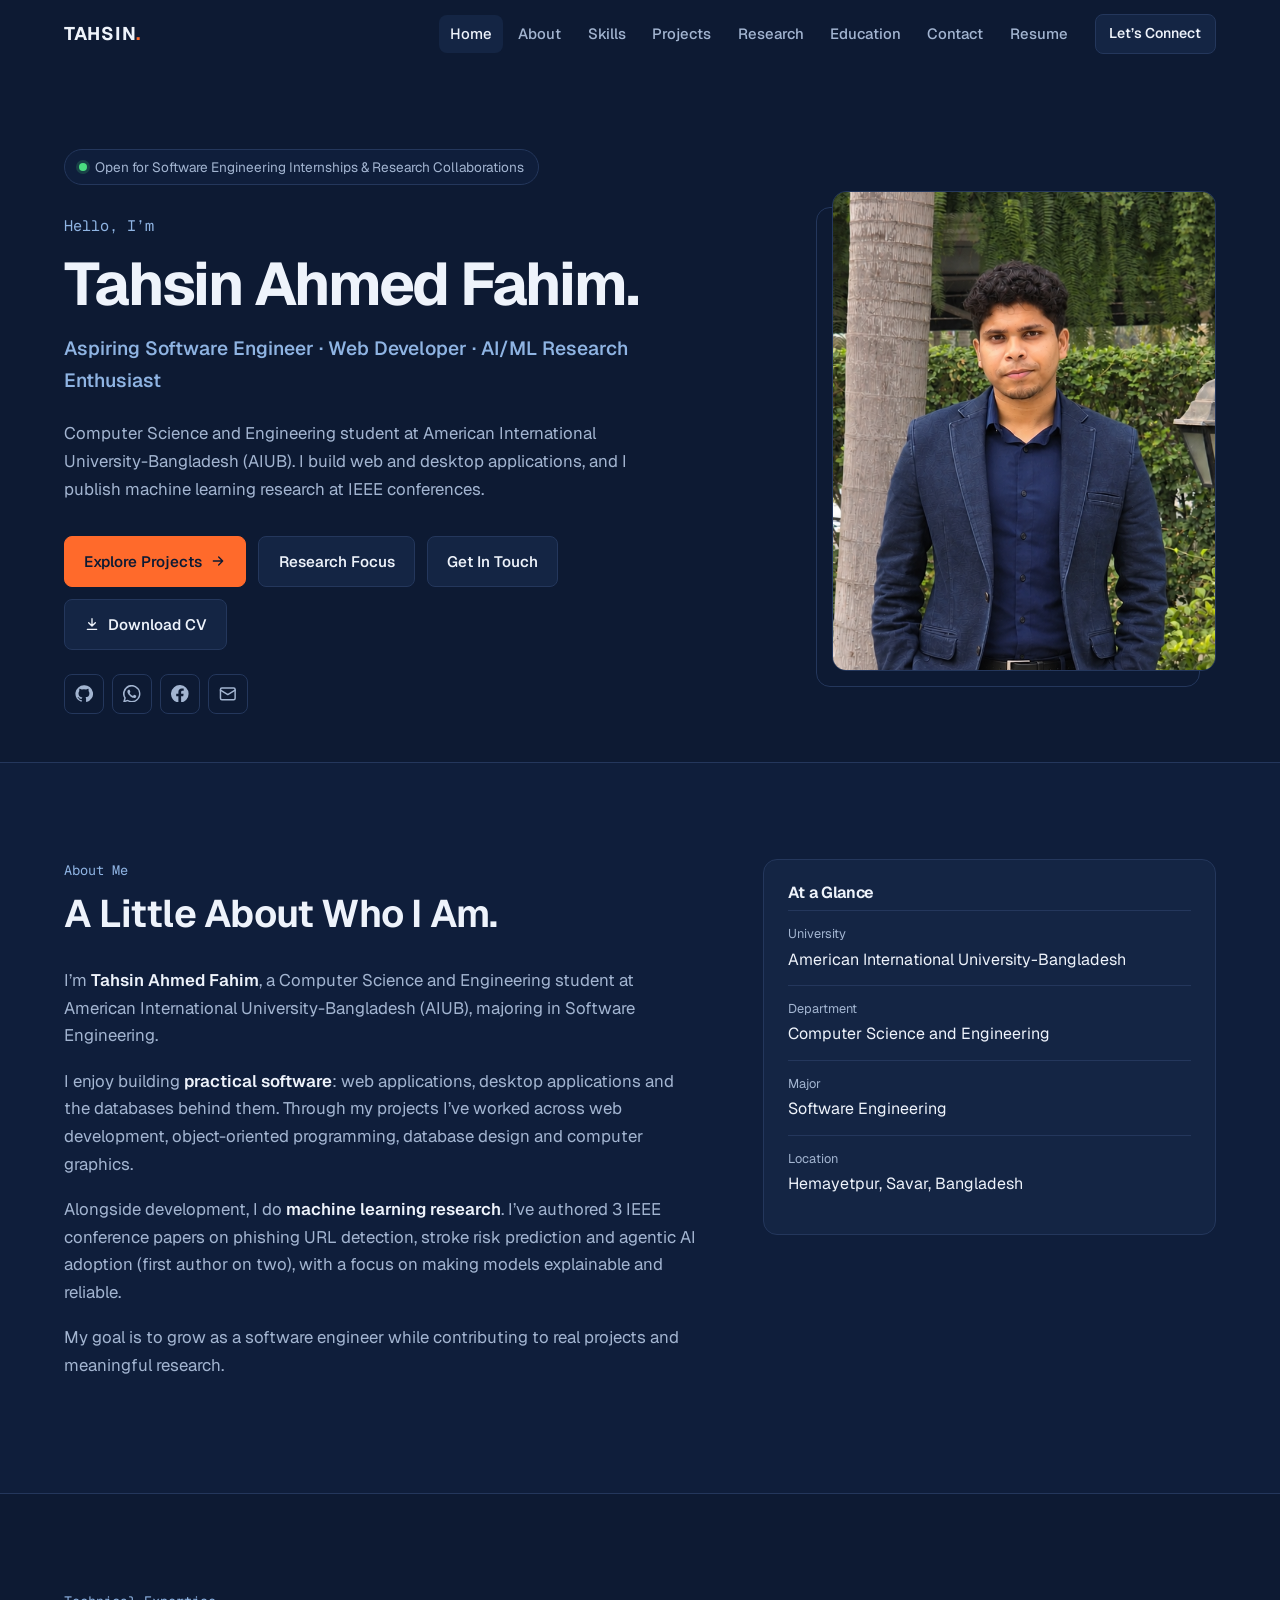
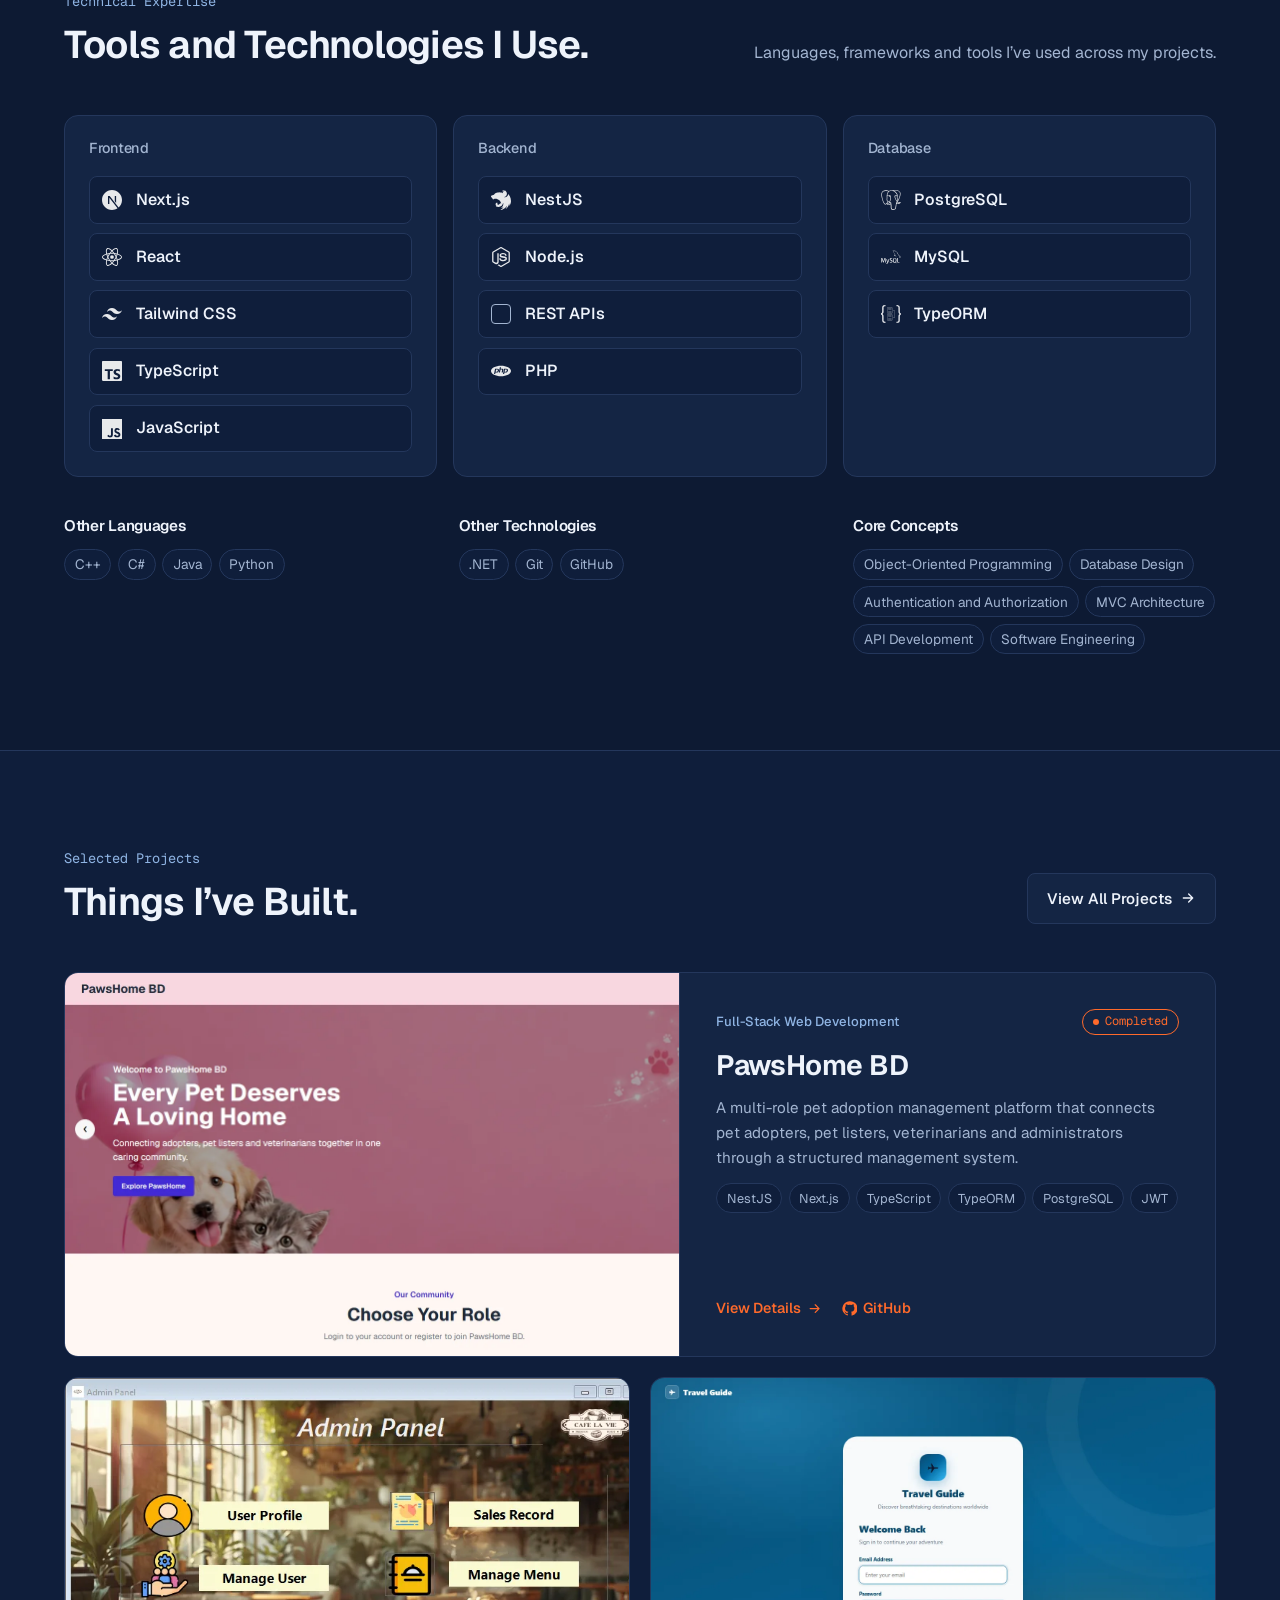
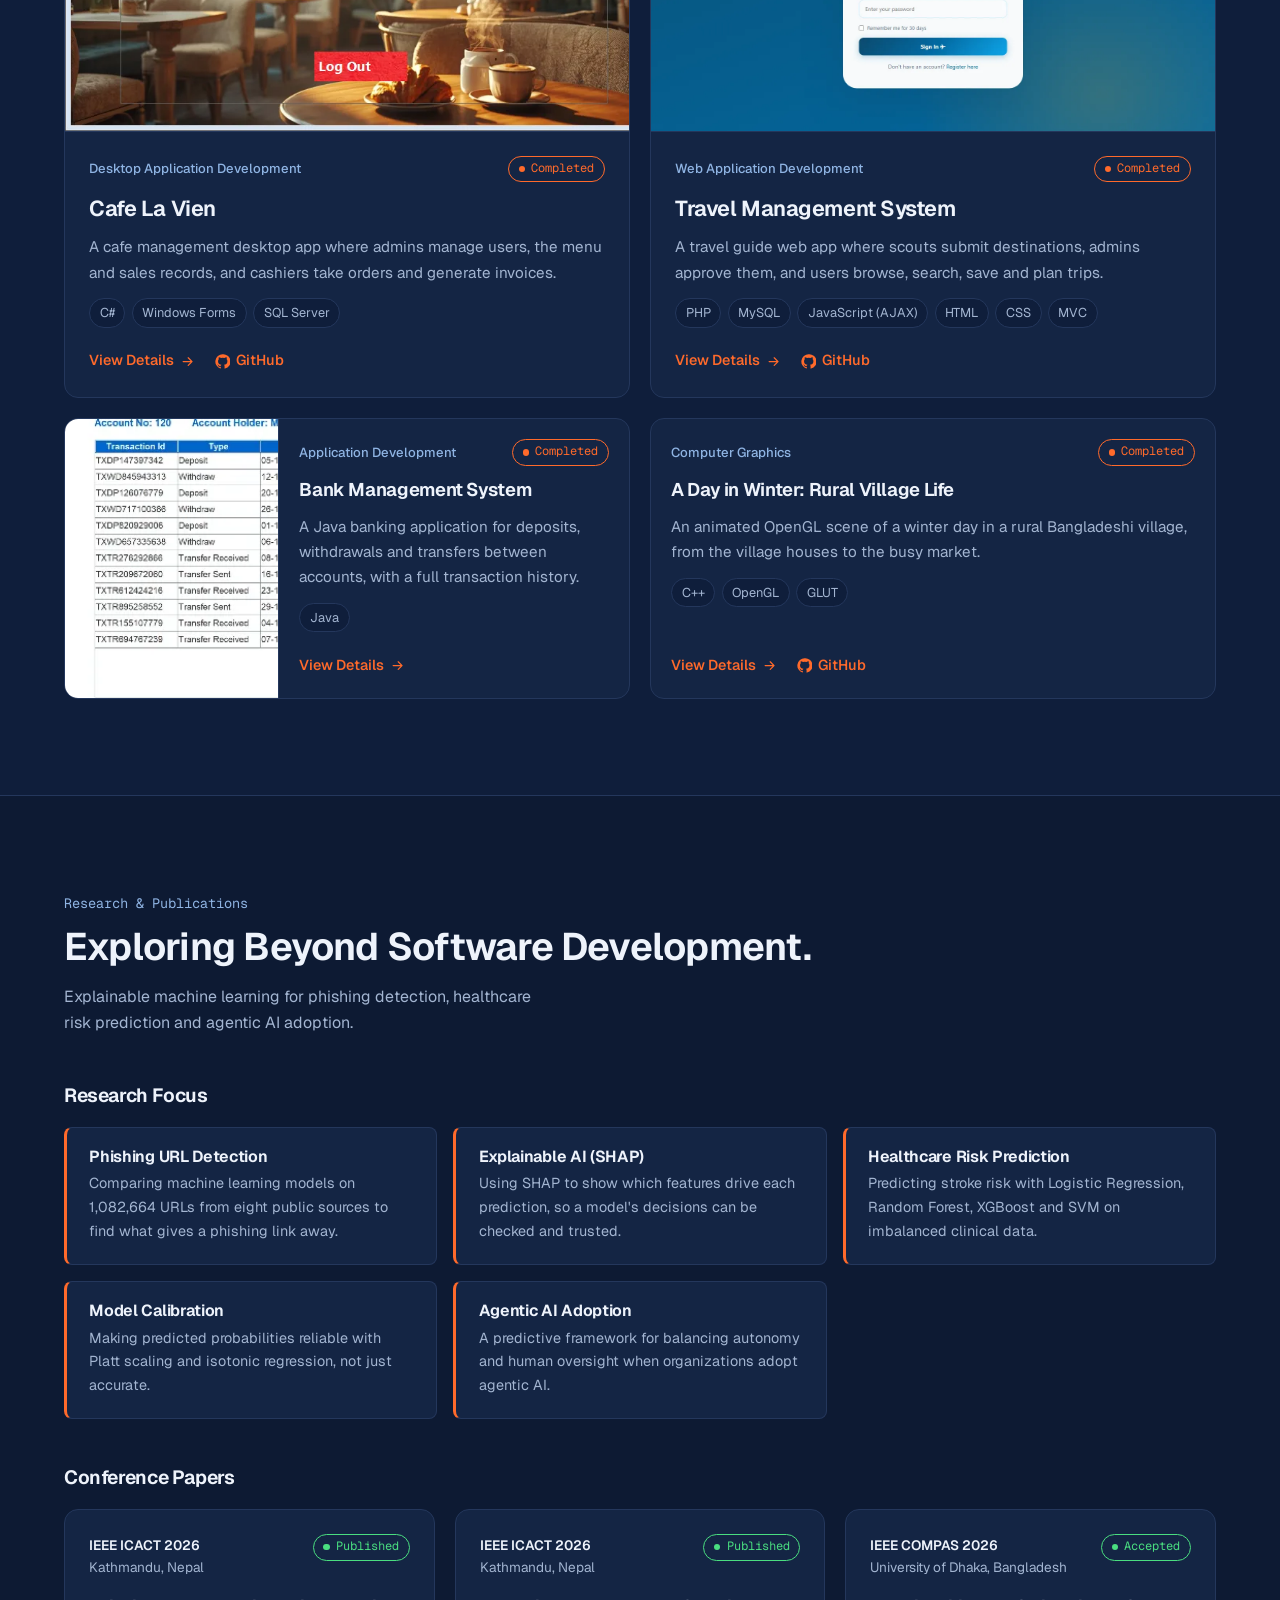
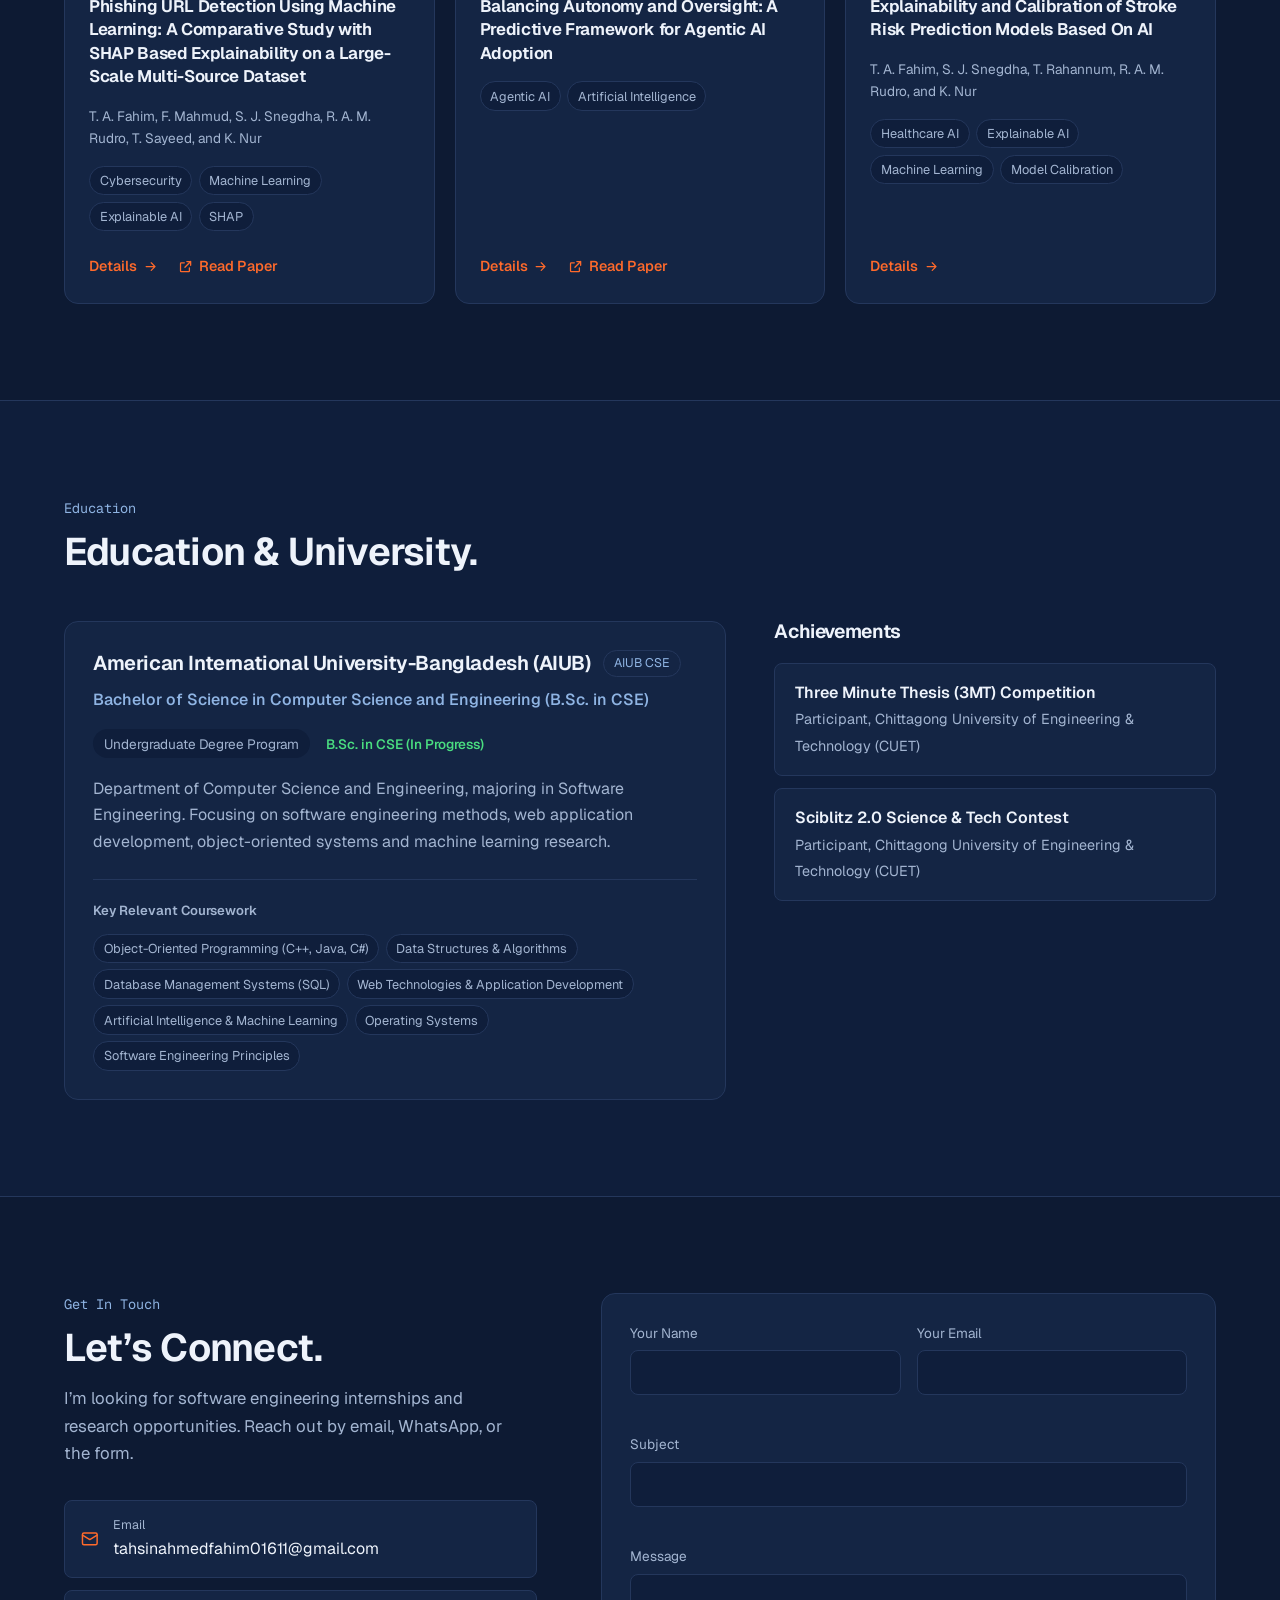
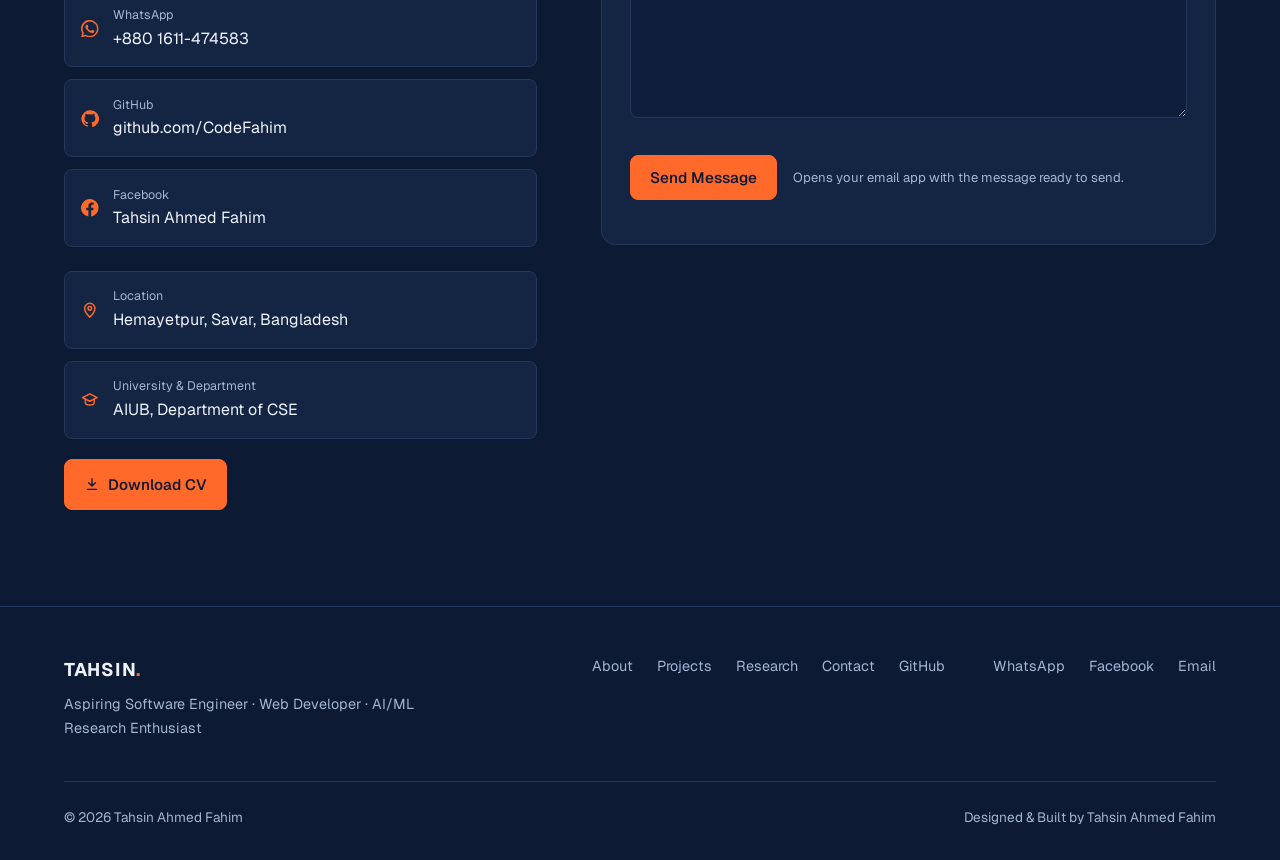
<file: index.html>
<!DOCTYPE html>
<html lang="en">
<head>
  <meta charset="UTF-8">
  <meta name="viewport" content="width=device-width, initial-scale=1">
  <title>Tahsin Ahmed Fahim | Aspiring Software Engineer, Web Developer & AI/ML Researcher</title>
  <meta name="description" content="Portfolio of Tahsin Ahmed Fahim, Computer Science and Engineering student at AIUB: aspiring software engineer, web developer and AI/ML research enthusiast.">
  <link rel="canonical" href="https://codefahim.github.io/E-Portfolio/">

  <!-- Link previews (LinkedIn, Facebook, WhatsApp, X) -->
  <meta property="og:type" content="website">
  <meta property="og:title" content="Tahsin Ahmed Fahim | Aspiring Software Engineer, Web Developer & AI/ML Researcher">
  <meta property="og:description" content="Portfolio of Tahsin Ahmed Fahim, Computer Science and Engineering student at AIUB: aspiring software engineer, web developer and AI/ML research enthusiast.">
  <meta property="og:url" content="https://codefahim.github.io/E-Portfolio/">
  <meta property="og:image" content="https://codefahim.github.io/E-Portfolio/assets/og-image.png">
  <meta name="twitter:card" content="summary_large_image">
  <meta name="theme-color" content="#0d1a33">

  <link rel="icon" href="data:image/svg+xml,%3Csvg xmlns='http://www.w3.org/2000/svg' viewBox='0 0 64 64'%3E%3Crect width='64' height='64' rx='14' fill='%230d1a33'/%3E%3Ctext x='14' y='46' font-family='Arial' font-weight='700' font-size='38' fill='%23eef3fb'%3ET%3C/text%3E%3Ccircle cx='47' cy='43' r='5' fill='%23ff6a2b'/%3E%3C/svg%3E">

  <!-- Fonts: Geist (text) and Geist Mono (small labels, terminal) -->
  <link rel="preconnect" href="https://fonts.googleapis.com">
  <link rel="preconnect" href="https://fonts.gstatic.com" crossorigin>
  <link href="https://fonts.googleapis.com/css2?family=Geist:wght@400..700&family=Geist+Mono:wght@400;500&display=swap" rel="stylesheet">

  <link rel="stylesheet" href="CSS/style.css">

  <!-- Tells the CSS that JavaScript is on (used by the scroll animations) -->
  <script>document.documentElement.classList.add("js");</script>
</head>
<body data-page="home">
  <a class="skip-link" href="#main">Skip to content</a>

  <!-- ===== HEADER (same on every page) ===== -->
  <header class="site-header">
    <nav class="nav wrap" aria-label="Main">
      <a class="wordmark" href="index.html" aria-label="Tahsin Ahmed Fahim, home">TAHSIN<span>.</span></a>

      <div class="nav-right">
        <ul class="nav-links" id="nav-links">
          <li><a href="#home">Home</a></li>
          <li><a href="#about">About</a></li>
          <li><a href="#skills">Skills</a></li>
          <li><a href="#projects">Projects</a></li>
          <li><a href="#research">Research</a></li>
          <li><a href="#education">Education</a></li>
          <li><a href="#contact">Contact</a></li>
          <li><a class="cv-link nav-cv">Resume</a></li>
        </ul>
        <a class="btn btn-small btn-connect" href="#contact">Let’s Connect</a>
        <button class="menu-btn" id="menu-btn" type="button" aria-label="Menu" aria-expanded="false" aria-controls="nav-links">
          <svg viewBox="0 0 24 24" fill="none" stroke="currentColor" stroke-width="2" stroke-linecap="round" aria-hidden="true"><path d="M4 7h16M4 12h16M4 17h16"/></svg>
        </button>
      </div>
    </nav>
  </header>

  <main id="main">

    <!-- ===== HERO ===== -->
    <section class="hero wrap" id="home">
      <div class="hero-grid">
        <div class="hero-anim">
          <p class="status-badge">Open for Software Engineering Internships &amp; Research Collaborations</p>
          <p class="hero-hello">Hello, I’m</p>
          <h1>Tahsin Ahmed Fahim.</h1>
          <p class="hero-title">Aspiring Software Engineer · Web Developer · AI/ML Research Enthusiast</p>
          <p class="hero-text">
            Computer Science and Engineering student at American International University-Bangladesh (AIUB).
            I build web and desktop applications, and I publish machine learning research at IEEE conferences.
          </p>
          <div class="btn-row">
            <a class="btn btn-primary" href="#projects">Explore Projects <svg viewBox="0 0 24 24" fill="none" stroke="currentColor" stroke-width="2" stroke-linecap="round" stroke-linejoin="round" aria-hidden="true"><path d="M5 12h14M13 6l6 6-6 6"/></svg></a>
            <a class="btn" href="#research">Research Focus</a>
            <a class="btn" href="#contact">Get In Touch</a>
            <a class="btn cv-link"><svg viewBox="0 0 24 24" fill="none" stroke="currentColor" stroke-width="2" stroke-linecap="round" stroke-linejoin="round" aria-hidden="true"><path d="M12 4v11M7 10l5 5 5-5M5 20h14"/></svg> Download CV</a>
          </div>
          <div class="socials">
            <a class="social-link github-link" target="_blank" rel="noopener" aria-label="GitHub"><svg viewBox="0 0 24 24" fill="currentColor" aria-hidden="true"><path d="M12 .5a11.5 11.5 0 0 0-3.6 22.4c.6.1.8-.3.8-.6v-2c-3.2.7-3.9-1.5-3.9-1.5-.5-1.3-1.3-1.7-1.3-1.7-1-.7.1-.7.1-.7 1.2.1 1.8 1.2 1.8 1.2 1 1.8 2.8 1.3 3.5 1 .1-.8.4-1.3.7-1.6-2.6-.3-5.3-1.3-5.3-5.7 0-1.3.5-2.3 1.2-3.1-.1-.3-.5-1.5.1-3.1 0 0 1-.3 3.2 1.2a11 11 0 0 1 5.8 0c2.2-1.5 3.2-1.2 3.2-1.2.6 1.6.2 2.8.1 3.1.8.8 1.2 1.8 1.2 3.1 0 4.4-2.7 5.4-5.3 5.7.4.4.8 1.1.8 2.2v3.3c0 .3.2.7.8.6A11.5 11.5 0 0 0 12 .5Z"/></svg></a>
            <a class="social-link linkedin-link" target="_blank" rel="noopener" aria-label="LinkedIn"><svg viewBox="0 0 24 24" fill="currentColor" aria-hidden="true"><path d="M20.4 20.5h-3.6v-5.6c0-1.3 0-3-1.8-3s-2.1 1.4-2.1 2.9v5.7H9.3V9h3.4v1.6h.1c.5-.9 1.6-1.8 3.4-1.8 3.6 0 4.3 2.4 4.3 5.5v6.2ZM5.3 7.4a2.1 2.1 0 1 1 0-4.2 2.1 2.1 0 0 1 0 4.2ZM7.1 20.5H3.5V9h3.6v11.5ZM22.2 0H1.8C.8 0 0 .8 0 1.7v20.6c0 .9.8 1.7 1.8 1.7h20.4c1 0 1.8-.8 1.8-1.7V1.7C24 .8 23.2 0 22.2 0Z"/></svg></a>
            <a class="social-link whatsapp-link" target="_blank" rel="noopener" aria-label="WhatsApp"><svg viewBox="0 0 24 24" fill="currentColor" aria-hidden="true"><path d="M17.5 14.4c-.3-.1-1.8-.9-2-1-.3-.1-.5-.1-.7.1-.2.3-.8 1-.9 1.2-.2.2-.3.2-.6.1-.3-.1-1.3-.5-2.4-1.5-.9-.8-1.5-1.8-1.7-2.1-.2-.3 0-.5.1-.6l.4-.5c.1-.2.2-.3.3-.5.1-.2 0-.4 0-.5l-.9-2.2c-.2-.6-.5-.5-.7-.5h-.6c-.2 0-.5.1-.8.4-.3.3-1 1-1 2.5s1.1 2.9 1.2 3.1c.1.2 2.1 3.2 5.1 4.5.7.3 1.3.5 1.7.6.7.2 1.4.2 1.9.1.6-.1 1.8-.7 2-1.4.2-.7.2-1.3.2-1.4-.1-.1-.3-.2-.6-.3ZM12 21.8c-1.8 0-3.5-.5-5-1.4l-.4-.2-3.7 1 1-3.6-.2-.4A9.8 9.8 0 1 1 12 21.8Zm8.4-18.2A11.8 11.8 0 0 0 1.7 17.8L0 24l6.3-1.7a11.8 11.8 0 0 0 5.7 1.5c6.5 0 11.8-5.3 11.8-11.8 0-3.2-1.2-6.1-3.4-8.4Z"/></svg></a>
            <a class="social-link facebook-link" target="_blank" rel="noopener" aria-label="Facebook"><svg viewBox="0 0 24 24" fill="currentColor" aria-hidden="true"><path d="M24 12a12 12 0 1 0-13.9 11.9v-8.4h-3V12h3V9.4c0-3 1.8-4.7 4.5-4.7 1.3 0 2.7.2 2.7.2v3h-1.5c-1.5 0-2 .9-2 1.9V12h3.4l-.5 3.5h-2.9v8.4A12 12 0 0 0 24 12Z"/></svg></a>
            <a class="social-link email-link" aria-label="Email"><svg viewBox="0 0 24 24" fill="none" stroke="currentColor" stroke-width="2" stroke-linecap="round" stroke-linejoin="round" aria-hidden="true"><rect x="2" y="4" width="20" height="16" rx="2"/><path d="m22 7-10 6L2 7"/></svg></a>
          </div>
        </div>

        <!-- Photo: set SITE.photo in data.js. Until then the frame shows your initials. -->
        <div class="hero-visual">
          <div class="portrait" id="portrait"></div>
        </div>
      </div>
    </section>

    <!-- ===== ABOUT ===== -->
    <section class="section section-alt" id="about">
      <div class="wrap about-grid reveal">
        <div>
          <p class="section-label">About Me</p>
          <h2 class="section-title">A Little About Who I Am.</h2>
          <!-- TODO: rewrite in your own words if you like -->
          <div class="about-text" style="margin-top:2rem">
            <p>I’m <strong>Tahsin Ahmed Fahim</strong>, a Computer Science and Engineering student at American International University-Bangladesh (AIUB), majoring in Software Engineering.</p>
            <p>I enjoy building <strong>practical software</strong>: web applications, desktop applications and the databases behind them. Through my projects I’ve worked across web development, object-oriented programming, database design and computer graphics.</p>
            <p>Alongside development, I do <strong>machine learning research</strong>. I’ve authored 3 IEEE conference papers on phishing URL detection, stroke risk prediction and agentic AI adoption (first author on two), with a focus on making models explainable and reliable.</p>
            <p>My goal is to grow as a software engineer while contributing to real projects and meaningful research.</p>
          </div>
        </div>

        <aside class="info-card">
          <h3>At a Glance</h3>
          <dl>
            <div><dt>University</dt><dd>American International University-Bangladesh</dd></div>
            <div><dt>Department</dt><dd>Computer Science and Engineering</dd></div>
            <div><dt>Major</dt><dd>Software Engineering</dd></div>
            <div><dt>Location</dt><dd>Hemayetpur, Savar, Bangladesh</dd></div>
          </dl>
        </aside>
      </div>
    </section>

    <!-- ===== SKILLS ===== -->
    <section class="section" id="skills">
      <div class="wrap reveal">
        <div class="section-head">
          <div>
            <p class="section-label">Technical Expertise</p>
            <h2 class="section-title">Tools and Technologies I Use.</h2>
          </div>
          <p>Languages, frameworks and tools I’ve used across my projects.</p>
        </div>

        <div class="skill-groups" id="skill-groups"></div>

        <div class="skill-extra">
          <div><h3>Other Languages</h3><div id="skill-languages"></div></div>
          <div><h3>Other Technologies</h3><div id="skill-other"></div></div>
          <div><h3>Core Concepts</h3><div id="skill-concepts"></div></div>
        </div>
      </div>
    </section>

    <!-- ===== PROJECTS ===== -->
    <section class="section section-alt" id="projects">
      <div class="wrap reveal">
        <div class="section-head">
          <div>
            <p class="section-label">Selected Projects</p>
            <h2 class="section-title">Things I’ve Built.</h2>
          </div>
          <a class="btn" href="projects.html">View All Projects <svg viewBox="0 0 24 24" fill="none" stroke="currentColor" stroke-width="2" stroke-linecap="round" stroke-linejoin="round" aria-hidden="true"><path d="M5 12h14M13 6l6 6-6 6"/></svg></a>
        </div>
        <div class="project-grid" id="project-grid"></div>
      </div>
    </section>

    <!-- ===== RESEARCH ===== -->
    <section class="section" id="research">
      <div class="wrap reveal">
        <div class="section-head">
          <div>
            <p class="section-label">Research &amp; Publications</p>
            <h2 class="section-title">Exploring Beyond Software Development.</h2>
          </div>
          <p>Explainable machine learning for phishing detection, healthcare risk prediction and agentic AI adoption.</p>
        </div>

        <h3 class="sub-title">Research Focus</h3>
        <ul class="focus-grid" id="focus-grid"></ul>

        <h3 class="sub-title" style="margin-top:3rem">Conference Papers</h3>
        <div class="paper-grid" id="paper-grid"></div>
      </div>
    </section>

    <!-- ===== EDUCATION + ACHIEVEMENTS ===== -->
    <section class="section section-alt" id="education">
      <div class="wrap reveal">
        <div class="section-head">
          <div>
            <p class="section-label">Education</p>
            <h2 class="section-title">Education &amp; University.</h2>
          </div>
        </div>
        <div class="edu-grid">
          <div id="education-list"></div>
          <div>
            <h3 class="sub-title">Achievements</h3>
            <ul class="achievement-list" id="achievement-list"></ul>
          </div>
        </div>
      </div>
    </section>

    <!-- ===== CONTACT ===== -->
    <section class="section" id="contact">
      <div class="wrap contact-grid reveal">
        <div>
          <p class="section-label">Get In Touch</p>
          <h2 class="section-title">Let’s Connect.</h2>
          <p class="contact-intro">I’m looking for software engineering internships and research opportunities. Reach out by email, WhatsApp, or the form.</p>
          <ul class="contact-list">
            <li><a class="email-link"><svg viewBox="0 0 24 24" fill="none" stroke="currentColor" stroke-width="2" stroke-linecap="round" stroke-linejoin="round" aria-hidden="true"><rect x="2" y="4" width="20" height="16" rx="2"/><path d="m22 7-10 6L2 7"/></svg><span><small>Email</small><span class="email-text"></span></span></a></li>
            <li><a class="whatsapp-link" target="_blank" rel="noopener"><svg viewBox="0 0 24 24" fill="currentColor" aria-hidden="true"><path d="M17.5 14.4c-.3-.1-1.8-.9-2-1-.3-.1-.5-.1-.7.1-.2.3-.8 1-.9 1.2-.2.2-.3.2-.6.1-.3-.1-1.3-.5-2.4-1.5-.9-.8-1.5-1.8-1.7-2.1-.2-.3 0-.5.1-.6l.4-.5c.1-.2.2-.3.3-.5.1-.2 0-.4 0-.5l-.9-2.2c-.2-.6-.5-.5-.7-.5h-.6c-.2 0-.5.1-.8.4-.3.3-1 1-1 2.5s1.1 2.9 1.2 3.1c.1.2 2.1 3.2 5.1 4.5.7.3 1.3.5 1.7.6.7.2 1.4.2 1.9.1.6-.1 1.8-.7 2-1.4.2-.7.2-1.3.2-1.4-.1-.1-.3-.2-.6-.3ZM12 21.8c-1.8 0-3.5-.5-5-1.4l-.4-.2-3.7 1 1-3.6-.2-.4A9.8 9.8 0 1 1 12 21.8Zm8.4-18.2A11.8 11.8 0 0 0 1.7 17.8L0 24l6.3-1.7a11.8 11.8 0 0 0 5.7 1.5c6.5 0 11.8-5.3 11.8-11.8 0-3.2-1.2-6.1-3.4-8.4Z"/></svg><span><small>WhatsApp</small><span class="phone-text"></span></span></a></li>
            <li><a class="github-link" target="_blank" rel="noopener"><svg viewBox="0 0 24 24" fill="currentColor" aria-hidden="true"><path d="M12 .5a11.5 11.5 0 0 0-3.6 22.4c.6.1.8-.3.8-.6v-2c-3.2.7-3.9-1.5-3.9-1.5-.5-1.3-1.3-1.7-1.3-1.7-1-.7.1-.7.1-.7 1.2.1 1.8 1.2 1.8 1.2 1 1.8 2.8 1.3 3.5 1 .1-.8.4-1.3.7-1.6-2.6-.3-5.3-1.3-5.3-5.7 0-1.3.5-2.3 1.2-3.1-.1-.3-.5-1.5.1-3.1 0 0 1-.3 3.2 1.2a11 11 0 0 1 5.8 0c2.2-1.5 3.2-1.2 3.2-1.2.6 1.6.2 2.8.1 3.1.8.8 1.2 1.8 1.2 3.1 0 4.4-2.7 5.4-5.3 5.7.4.4.8 1.1.8 2.2v3.3c0 .3.2.7.8.6A11.5 11.5 0 0 0 12 .5Z"/></svg><span><small>GitHub</small>github.com/CodeFahim</span></a></li>
            <li><a class="facebook-link" target="_blank" rel="noopener"><svg viewBox="0 0 24 24" fill="currentColor" aria-hidden="true"><path d="M24 12a12 12 0 1 0-13.9 11.9v-8.4h-3V12h3V9.4c0-3 1.8-4.7 4.5-4.7 1.3 0 2.7.2 2.7.2v3h-1.5c-1.5 0-2 .9-2 1.9V12h3.4l-.5 3.5h-2.9v8.4A12 12 0 0 0 24 12Z"/></svg><span><small>Facebook</small>Tahsin Ahmed Fahim</span></a></li>
            <li><a class="linkedin-link" target="_blank" rel="noopener"><svg viewBox="0 0 24 24" fill="currentColor" aria-hidden="true"><path d="M20.4 20.5h-3.6v-5.6c0-1.3 0-3-1.8-3s-2.1 1.4-2.1 2.9v5.7H9.3V9h3.4v1.6h.1c.5-.9 1.6-1.8 3.4-1.8 3.6 0 4.3 2.4 4.3 5.5v6.2ZM5.3 7.4a2.1 2.1 0 1 1 0-4.2 2.1 2.1 0 0 1 0 4.2ZM7.1 20.5H3.5V9h3.6v11.5ZM22.2 0H1.8C.8 0 0 .8 0 1.7v20.6c0 .9.8 1.7 1.8 1.7h20.4c1 0 1.8-.8 1.8-1.7V1.7C24 .8 23.2 0 22.2 0Z"/></svg><span><small>LinkedIn</small>Connect With Me</span></a></li>
            <li><div class="contact-item"><svg viewBox="0 0 24 24" fill="none" stroke="currentColor" stroke-width="2" stroke-linecap="round" stroke-linejoin="round" aria-hidden="true"><path d="M12 22s7-6.2 7-12a7 7 0 1 0-14 0c0 5.8 7 12 7 12Z"/><circle cx="12" cy="10" r="2.5"/></svg><span><small>Location</small>Hemayetpur, Savar, Bangladesh</span></div></li>
            <li><div class="contact-item"><svg viewBox="0 0 24 24" fill="none" stroke="currentColor" stroke-width="2" stroke-linecap="round" stroke-linejoin="round" aria-hidden="true"><path d="M2 9l10-5 10 5-10 5L2 9Z"/><path d="M6 11v5c0 1.5 2.7 3 6 3s6-1.5 6-3v-5"/></svg><span><small>University &amp; Department</small>AIUB, Department of CSE</span></div></li>
          </ul>
          <a class="btn btn-primary cv-link contact-cv"><svg viewBox="0 0 24 24" fill="none" stroke="currentColor" stroke-width="2" stroke-linecap="round" stroke-linejoin="round" aria-hidden="true"><path d="M12 4v11M7 10l5 5 5-5M5 20h14"/></svg> Download CV</a>
        </div>

        <!-- No server: the form checks the fields, then opens your email app (see main.js, section 11) -->
        <form class="contact-form" id="contact-form" novalidate>
          <div class="field">
            <label for="cf-name">Your Name</label>
            <input id="cf-name" name="name" type="text" autocomplete="name" required>
            <span class="field-error" aria-live="polite"></span>
          </div>
          <div class="field">
            <label for="cf-email">Your Email</label>
            <input id="cf-email" name="email" type="email" autocomplete="email" required>
            <span class="field-error" aria-live="polite"></span>
          </div>
          <div class="field field-full">
            <label for="cf-subject">Subject</label>
            <input id="cf-subject" name="subject" type="text" required>
            <span class="field-error" aria-live="polite"></span>
          </div>
          <div class="field field-full">
            <label for="cf-message">Message</label>
            <textarea id="cf-message" name="message" required></textarea>
            <span class="field-error" aria-live="polite"></span>
          </div>
          <!-- Spam trap: hidden from people, bots fill it in -->
          <div class="trap" aria-hidden="true">
            <label for="cf-website">Website</label>
            <input id="cf-website" name="website" type="text" tabindex="-1" autocomplete="off">
          </div>
          <div class="form-bottom">
            <button class="btn btn-primary" type="submit">Send Message</button>
            <span class="form-note">Opens your email app with the message ready to send.</span>
          </div>
          <p class="form-status" id="form-status" role="status"></p>
        </form>
      </div>
    </section>

  </main>

  <!-- ===== FOOTER (same on every page) ===== -->
  <footer class="site-footer">
    <div class="wrap">
      <div class="footer-top">
        <div>
          <a class="wordmark" href="index.html">TAHSIN<span>.</span></a>
          <p class="footer-tagline">Aspiring Software Engineer · Web Developer · AI/ML Research Enthusiast</p>
        </div>
        <ul class="footer-links">
          <li><a href="#about">About</a></li>
          <li><a href="projects.html">Projects</a></li>
          <li><a href="#research">Research</a></li>
          <li><a href="#contact">Contact</a></li>
          <li><a class="github-link" target="_blank" rel="noopener">GitHub</a></li>
          <li><a class="linkedin-link" target="_blank" rel="noopener">LinkedIn</a></li>
          <li><a class="whatsapp-link" target="_blank" rel="noopener">WhatsApp</a></li>
          <li><a class="facebook-link" target="_blank" rel="noopener">Facebook</a></li>
          <li><a class="email-link">Email</a></li>
        </ul>
      </div>
      <div class="footer-bottom">
        <span>© <span id="year">2026</span> Tahsin Ahmed Fahim</span>
        <span>Designed &amp; Built by Tahsin Ahmed Fahim</span>
      </div>
    </div>
  </footer>

  <script src="JS/data.js"></script>
  <script src="JS/main.js"></script>
</body>
</html>
</file>
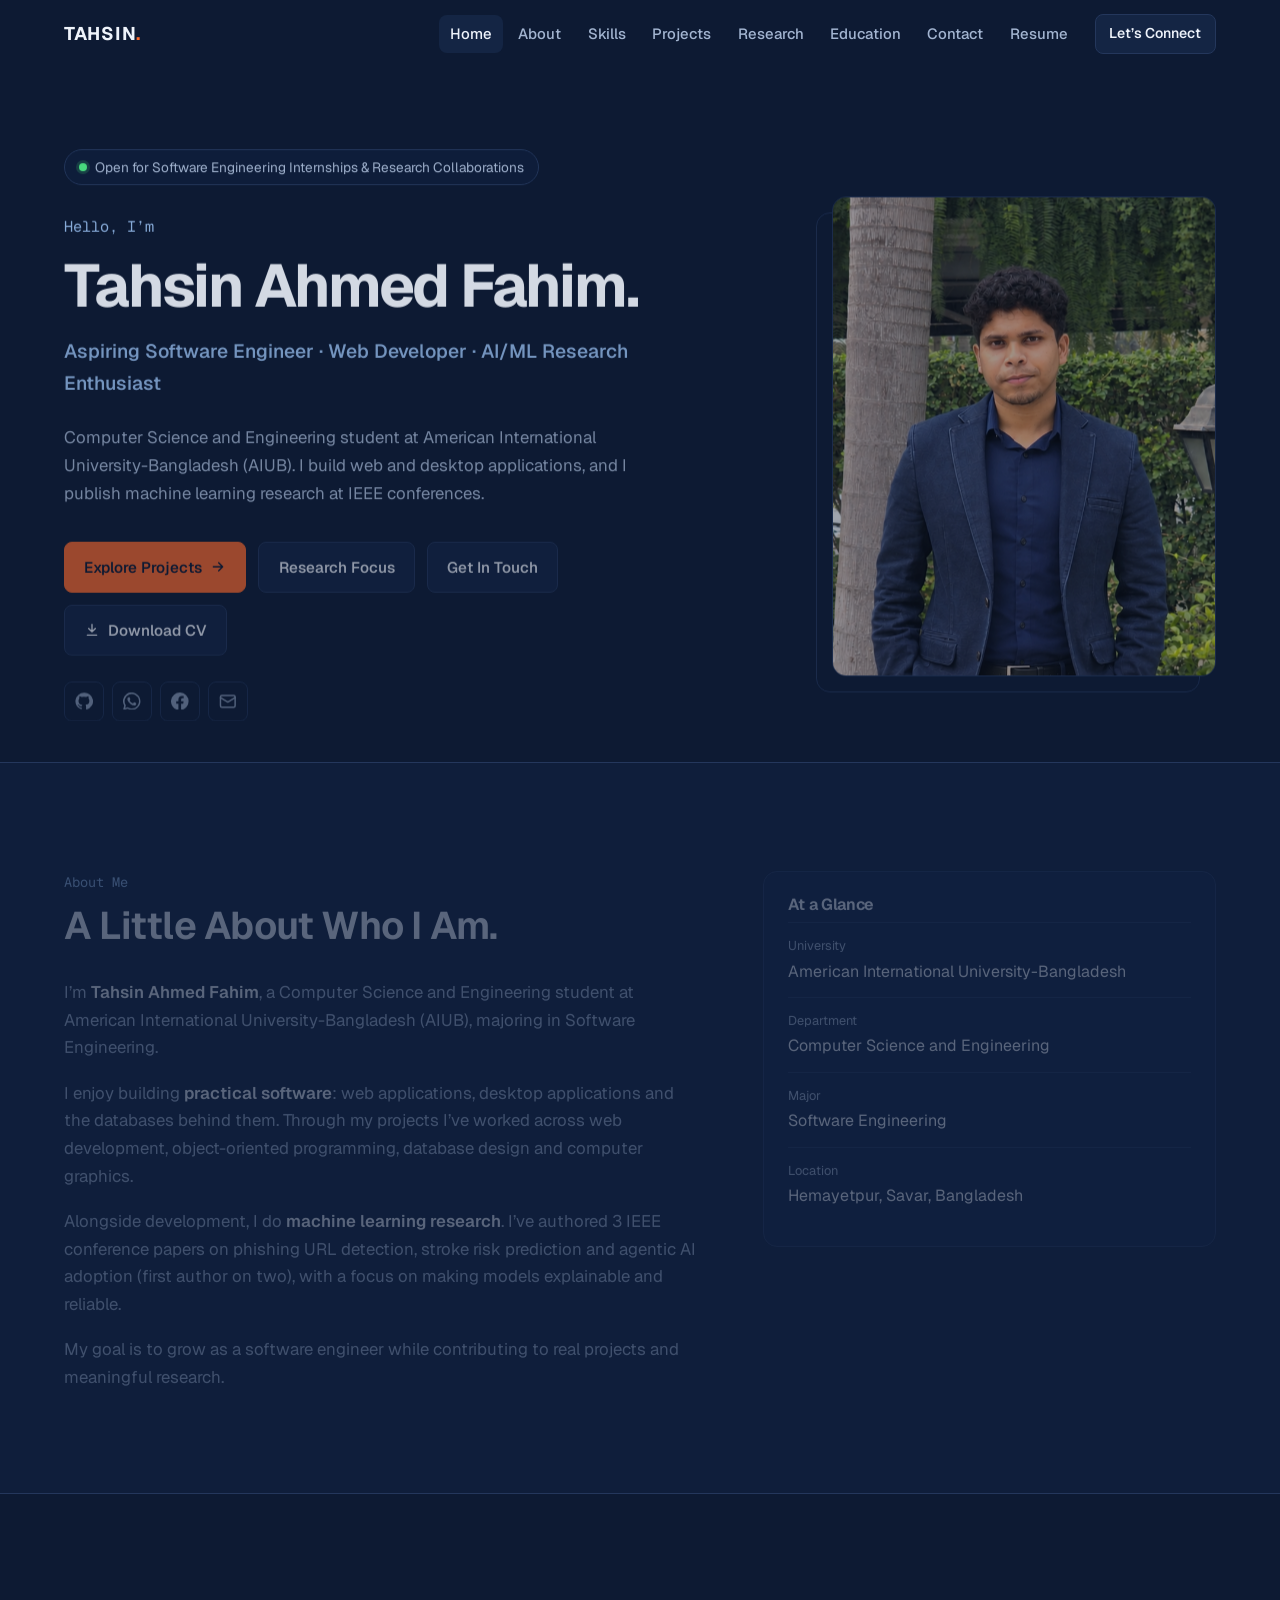
<file: about.html>
<!DOCTYPE html>
<html lang="en">
<head>
  <meta charset="UTF-8">
  <title>About | Tahsin Ahmed Fahim</title>
  <meta http-equiv="refresh" content="0; url=index.html#about">
  <link rel="canonical" href="https://codefahim.github.io/E-Portfolio/#about">
</head>
<body>
  <p>The About section has moved to the <a href="index.html#about">home page</a>.</p>
</body>
</html>
</file>
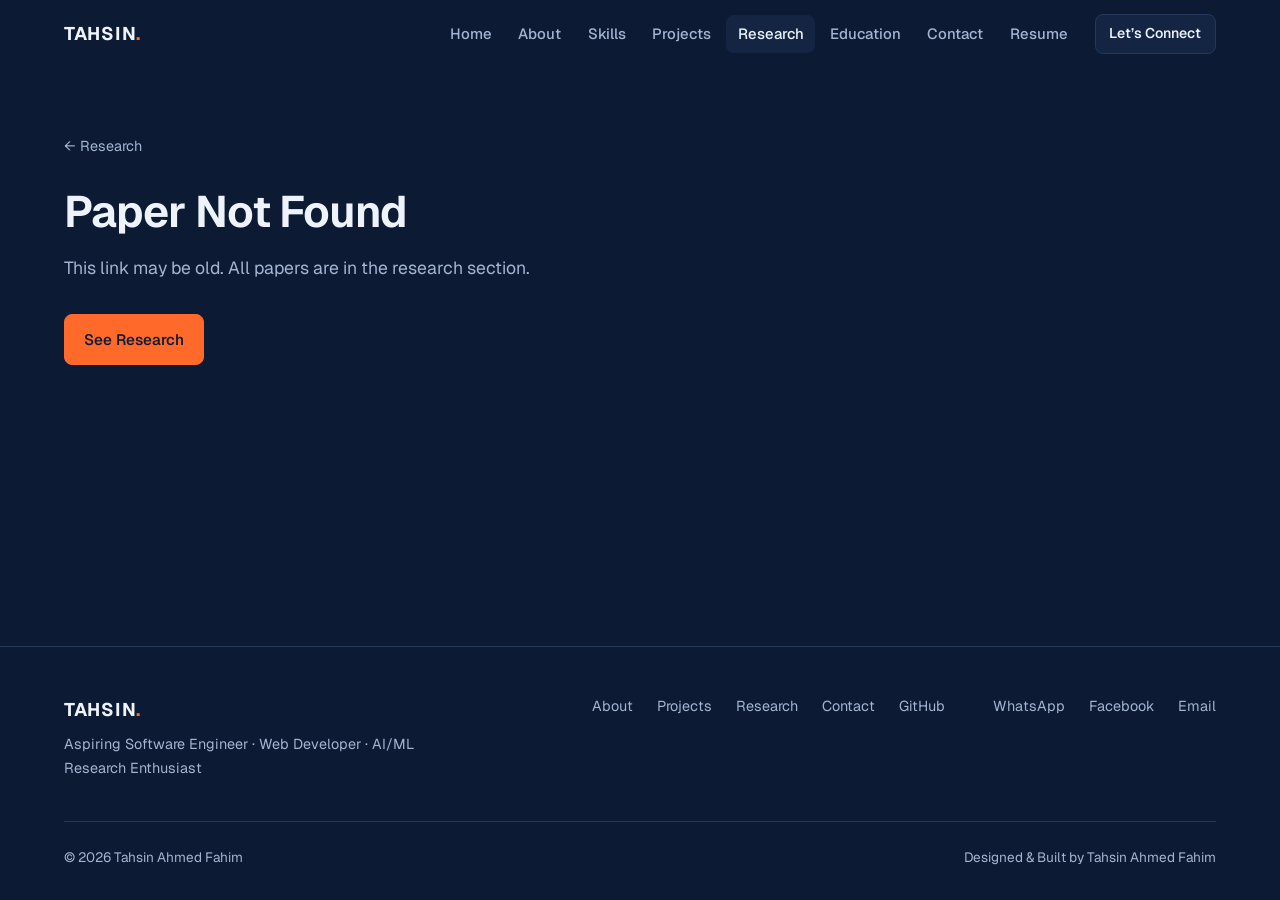
<file: paper.html>
<!DOCTYPE html>
<html lang="en">
<head>
  <meta charset="UTF-8">
  <meta name="viewport" content="width=device-width, initial-scale=1">
  <title>Research | Tahsin Ahmed Fahim</title>
  <meta name="description" content="Research paper by Tahsin Ahmed Fahim.">
  <link rel="canonical" href="https://codefahim.github.io/E-Portfolio/paper.html">

  <!-- Link previews (LinkedIn, Facebook, WhatsApp, X) -->
  <meta property="og:type" content="website">
  <meta property="og:title" content="Research | Tahsin Ahmed Fahim">
  <meta property="og:description" content="Research paper by Tahsin Ahmed Fahim.">
  <meta property="og:url" content="https://codefahim.github.io/E-Portfolio/paper.html">
  <meta property="og:image" content="https://codefahim.github.io/E-Portfolio/assets/og-image.png">
  <meta name="twitter:card" content="summary_large_image">
  <meta name="theme-color" content="#0d1a33">

  <link rel="icon" href="data:image/svg+xml,%3Csvg xmlns='http://www.w3.org/2000/svg' viewBox='0 0 64 64'%3E%3Crect width='64' height='64' rx='14' fill='%230d1a33'/%3E%3Ctext x='14' y='46' font-family='Arial' font-weight='700' font-size='38' fill='%23eef3fb'%3ET%3C/text%3E%3Ccircle cx='47' cy='43' r='5' fill='%23ff6a2b'/%3E%3C/svg%3E">

  <!-- Fonts: Geist (text) and Geist Mono (small labels, terminal) -->
  <link rel="preconnect" href="https://fonts.googleapis.com">
  <link rel="preconnect" href="https://fonts.gstatic.com" crossorigin>
  <link href="https://fonts.googleapis.com/css2?family=Geist:wght@400..700&family=Geist+Mono:wght@400;500&display=swap" rel="stylesheet">

  <link rel="stylesheet" href="CSS/style.css">

  <!-- Tells the CSS that JavaScript is on (used by the scroll animations) -->
  <script>document.documentElement.classList.add("js");</script>
</head>
<body data-page="paper">
  <a class="skip-link" href="#main">Skip to content</a>

  <!-- ===== HEADER (same on every page) ===== -->
  <header class="site-header">
    <nav class="nav wrap" aria-label="Main">
      <a class="wordmark" href="index.html" aria-label="Tahsin Ahmed Fahim, home">TAHSIN<span>.</span></a>

      <div class="nav-right">
        <ul class="nav-links" id="nav-links">
          <li><a href="index.html#home">Home</a></li>
          <li><a href="index.html#about">About</a></li>
          <li><a href="index.html#skills">Skills</a></li>
          <li><a href="projects.html">Projects</a></li>
          <li><a href="index.html#research" class="active">Research</a></li>
          <li><a href="index.html#education">Education</a></li>
          <li><a href="index.html#contact">Contact</a></li>
          <li><a class="cv-link nav-cv">Resume</a></li>
        </ul>
        <a class="btn btn-small btn-connect" href="index.html#contact">Let’s Connect</a>
        <button class="menu-btn" id="menu-btn" type="button" aria-label="Menu" aria-expanded="false" aria-controls="nav-links">
          <svg viewBox="0 0 24 24" fill="none" stroke="currentColor" stroke-width="2" stroke-linecap="round" aria-hidden="true"><path d="M4 7h16M4 12h16M4 17h16"/></svg>
        </button>
      </div>
    </nav>
  </header>

  <main id="main">
    <!-- Filled by main.js (section 10) using the ?id= in the address bar -->
    <div id="detail"></div>
  </main>

  <!-- ===== FOOTER (same on every page) ===== -->
  <footer class="site-footer">
    <div class="wrap">
      <div class="footer-top">
        <div>
          <a class="wordmark" href="index.html">TAHSIN<span>.</span></a>
          <p class="footer-tagline">Aspiring Software Engineer · Web Developer · AI/ML Research Enthusiast</p>
        </div>
        <ul class="footer-links">
          <li><a href="index.html#about">About</a></li>
          <li><a href="projects.html">Projects</a></li>
          <li><a href="index.html#research">Research</a></li>
          <li><a href="index.html#contact">Contact</a></li>
          <li><a class="github-link" target="_blank" rel="noopener">GitHub</a></li>
          <li><a class="linkedin-link" target="_blank" rel="noopener">LinkedIn</a></li>
          <li><a class="whatsapp-link" target="_blank" rel="noopener">WhatsApp</a></li>
          <li><a class="facebook-link" target="_blank" rel="noopener">Facebook</a></li>
          <li><a class="email-link">Email</a></li>
        </ul>
      </div>
      <div class="footer-bottom">
        <span>© <span id="year">2026</span> Tahsin Ahmed Fahim</span>
        <span>Designed &amp; Built by Tahsin Ahmed Fahim</span>
      </div>
    </div>
  </footer>

  <script src="JS/data.js"></script>
  <script src="JS/main.js"></script>
</body>
</html>
</file>
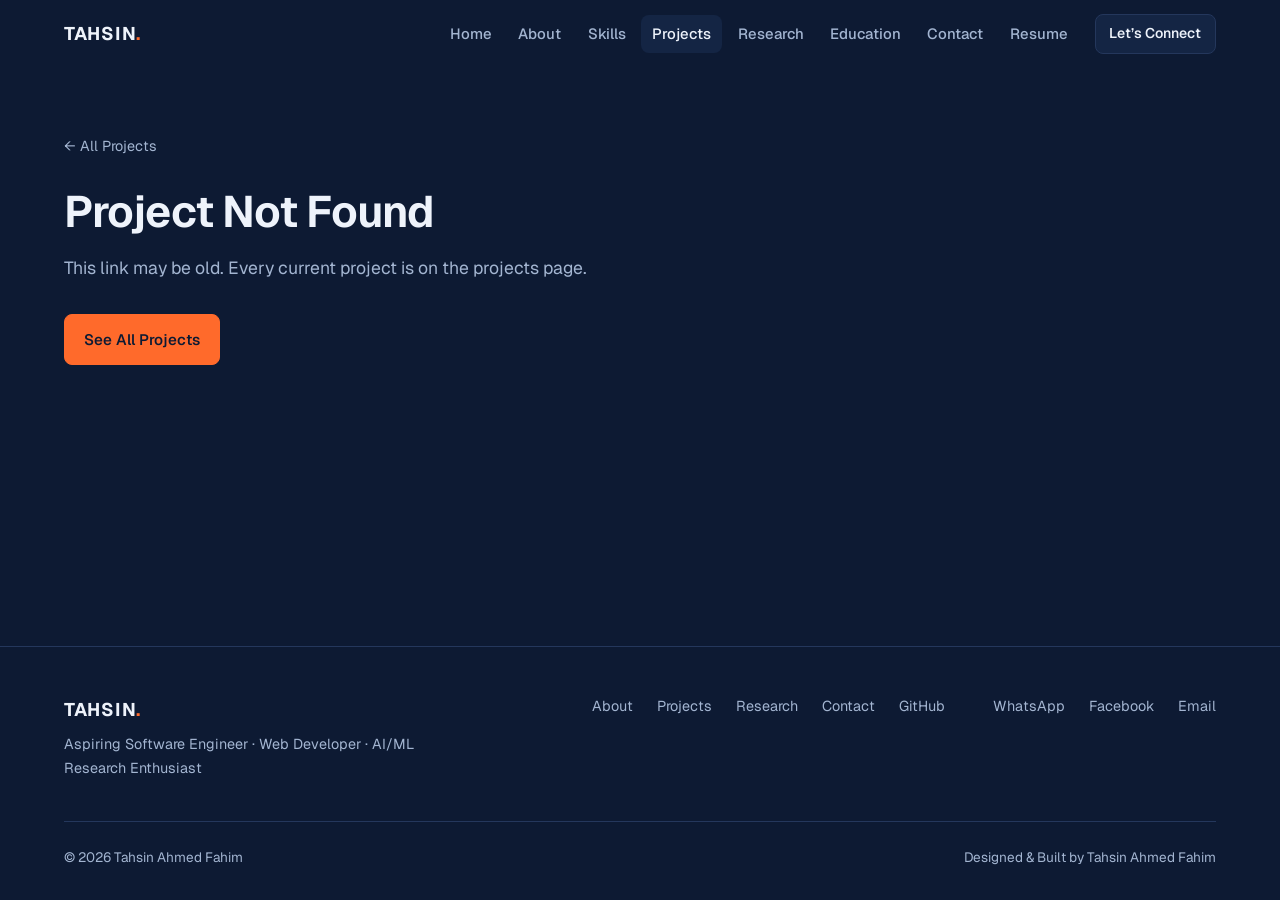
<file: project.html>
<!DOCTYPE html>
<html lang="en">
<head>
  <meta charset="UTF-8">
  <meta name="viewport" content="width=device-width, initial-scale=1">
  <title>Project | Tahsin Ahmed Fahim</title>
  <meta name="description" content="Project case study by Tahsin Ahmed Fahim.">
  <link rel="canonical" href="https://codefahim.github.io/E-Portfolio/project.html">

  <!-- Link previews (LinkedIn, Facebook, WhatsApp, X) -->
  <meta property="og:type" content="website">
  <meta property="og:title" content="Project | Tahsin Ahmed Fahim">
  <meta property="og:description" content="Project case study by Tahsin Ahmed Fahim.">
  <meta property="og:url" content="https://codefahim.github.io/E-Portfolio/project.html">
  <meta property="og:image" content="https://codefahim.github.io/E-Portfolio/assets/og-image.png">
  <meta name="twitter:card" content="summary_large_image">
  <meta name="theme-color" content="#0d1a33">

  <link rel="icon" href="data:image/svg+xml,%3Csvg xmlns='http://www.w3.org/2000/svg' viewBox='0 0 64 64'%3E%3Crect width='64' height='64' rx='14' fill='%230d1a33'/%3E%3Ctext x='14' y='46' font-family='Arial' font-weight='700' font-size='38' fill='%23eef3fb'%3ET%3C/text%3E%3Ccircle cx='47' cy='43' r='5' fill='%23ff6a2b'/%3E%3C/svg%3E">

  <!-- Fonts: Geist (text) and Geist Mono (small labels, terminal) -->
  <link rel="preconnect" href="https://fonts.googleapis.com">
  <link rel="preconnect" href="https://fonts.gstatic.com" crossorigin>
  <link href="https://fonts.googleapis.com/css2?family=Geist:wght@400..700&family=Geist+Mono:wght@400;500&display=swap" rel="stylesheet">

  <link rel="stylesheet" href="CSS/style.css">

  <!-- Tells the CSS that JavaScript is on (used by the scroll animations) -->
  <script>document.documentElement.classList.add("js");</script>
</head>
<body data-page="project">
  <a class="skip-link" href="#main">Skip to content</a>

  <!-- ===== HEADER (same on every page) ===== -->
  <header class="site-header">
    <nav class="nav wrap" aria-label="Main">
      <a class="wordmark" href="index.html" aria-label="Tahsin Ahmed Fahim, home">TAHSIN<span>.</span></a>

      <div class="nav-right">
        <ul class="nav-links" id="nav-links">
          <li><a href="index.html#home">Home</a></li>
          <li><a href="index.html#about">About</a></li>
          <li><a href="index.html#skills">Skills</a></li>
          <li><a href="projects.html" class="active">Projects</a></li>
          <li><a href="index.html#research">Research</a></li>
          <li><a href="index.html#education">Education</a></li>
          <li><a href="index.html#contact">Contact</a></li>
          <li><a class="cv-link nav-cv">Resume</a></li>
        </ul>
        <a class="btn btn-small btn-connect" href="index.html#contact">Let’s Connect</a>
        <button class="menu-btn" id="menu-btn" type="button" aria-label="Menu" aria-expanded="false" aria-controls="nav-links">
          <svg viewBox="0 0 24 24" fill="none" stroke="currentColor" stroke-width="2" stroke-linecap="round" aria-hidden="true"><path d="M4 7h16M4 12h16M4 17h16"/></svg>
        </button>
      </div>
    </nav>
  </header>

  <main id="main">
    <!-- Filled by main.js (section 9) using the ?id= in the address bar -->
    <div id="detail"></div>
  </main>

  <!-- ===== FOOTER (same on every page) ===== -->
  <footer class="site-footer">
    <div class="wrap">
      <div class="footer-top">
        <div>
          <a class="wordmark" href="index.html">TAHSIN<span>.</span></a>
          <p class="footer-tagline">Aspiring Software Engineer · Web Developer · AI/ML Research Enthusiast</p>
        </div>
        <ul class="footer-links">
          <li><a href="index.html#about">About</a></li>
          <li><a href="projects.html">Projects</a></li>
          <li><a href="index.html#research">Research</a></li>
          <li><a href="index.html#contact">Contact</a></li>
          <li><a class="github-link" target="_blank" rel="noopener">GitHub</a></li>
          <li><a class="linkedin-link" target="_blank" rel="noopener">LinkedIn</a></li>
          <li><a class="whatsapp-link" target="_blank" rel="noopener">WhatsApp</a></li>
          <li><a class="facebook-link" target="_blank" rel="noopener">Facebook</a></li>
          <li><a class="email-link">Email</a></li>
        </ul>
      </div>
      <div class="footer-bottom">
        <span>© <span id="year">2026</span> Tahsin Ahmed Fahim</span>
        <span>Designed &amp; Built by Tahsin Ahmed Fahim</span>
      </div>
    </div>
  </footer>

  <script src="JS/data.js"></script>
  <script src="JS/main.js"></script>
</body>
</html>
</file>
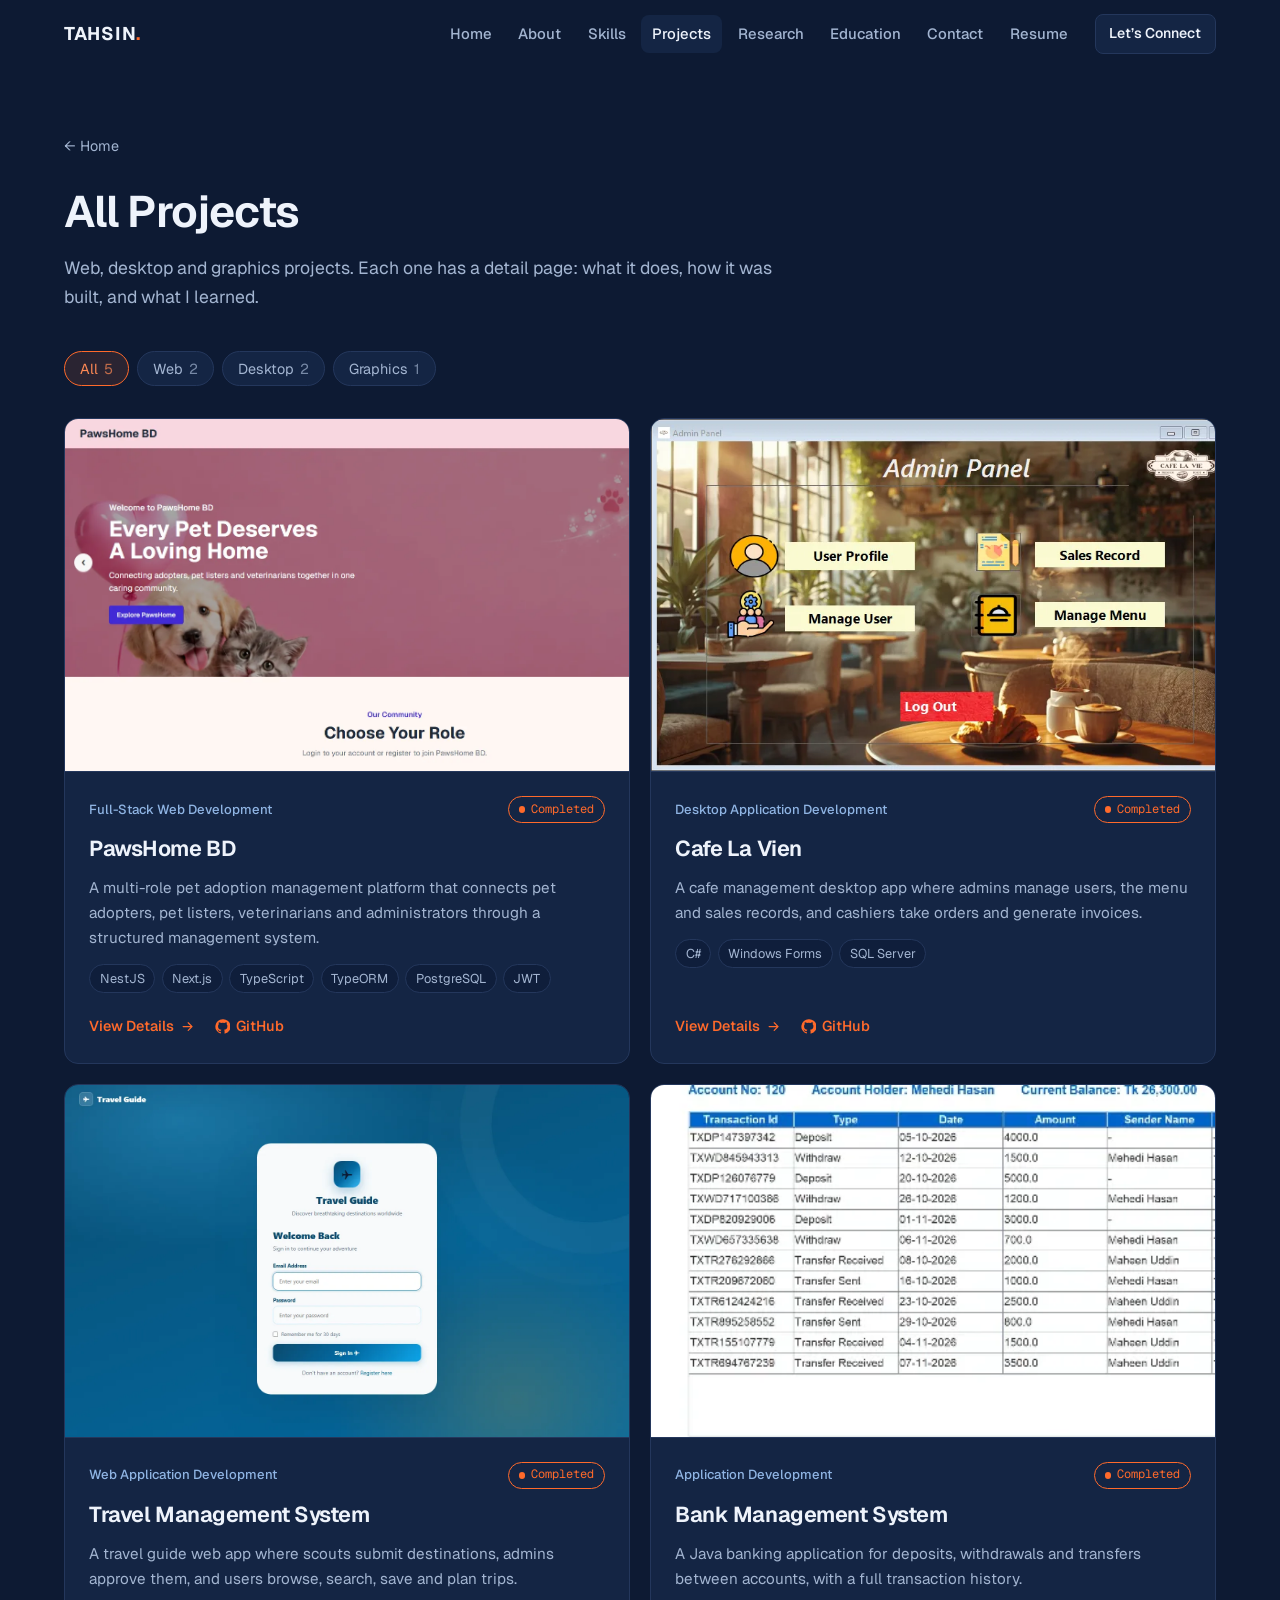
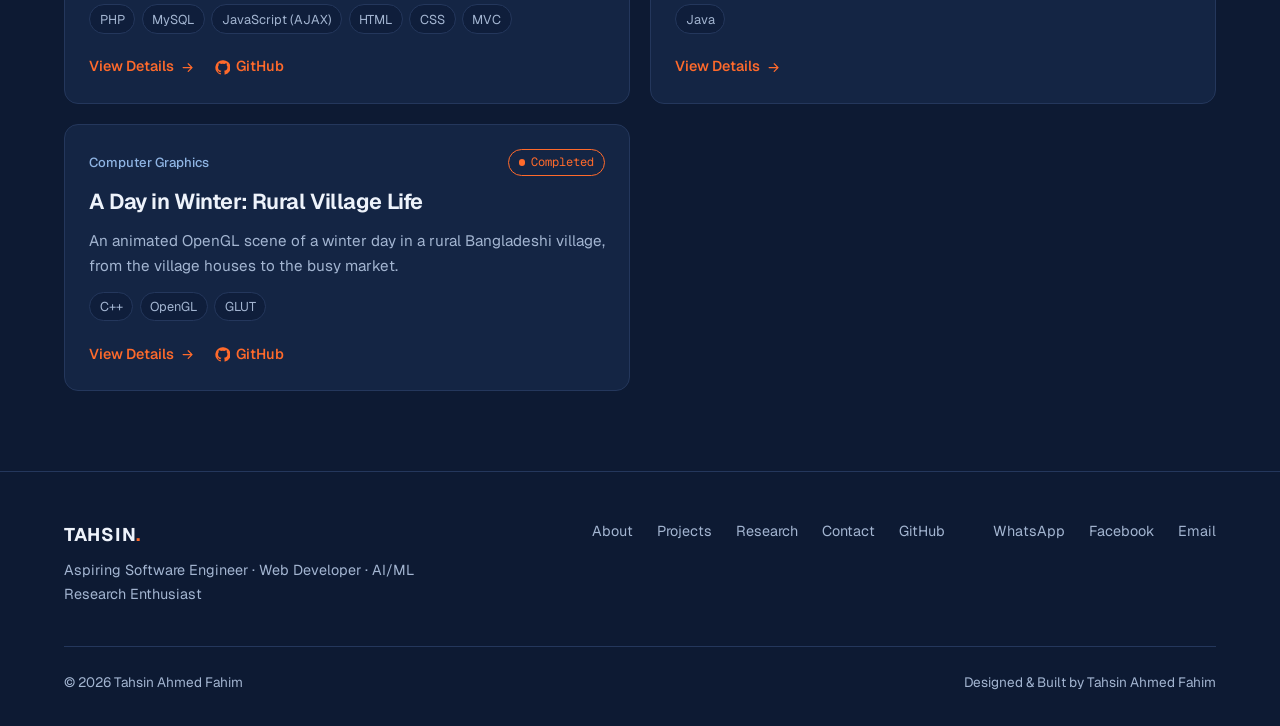
<file: projects.html>
<!DOCTYPE html>
<html lang="en">
<head>
  <meta charset="UTF-8">
  <meta name="viewport" content="width=device-width, initial-scale=1">
  <title>Projects | Tahsin Ahmed Fahim</title>
  <meta name="description" content="Software projects by Tahsin Ahmed Fahim: web, desktop and computer graphics, each with a case study.">
  <link rel="canonical" href="https://codefahim.github.io/E-Portfolio/projects.html">

  <!-- Link previews (LinkedIn, Facebook, WhatsApp, X) -->
  <meta property="og:type" content="website">
  <meta property="og:title" content="Projects | Tahsin Ahmed Fahim">
  <meta property="og:description" content="Software projects by Tahsin Ahmed Fahim: web, desktop and computer graphics, each with a case study.">
  <meta property="og:url" content="https://codefahim.github.io/E-Portfolio/projects.html">
  <meta property="og:image" content="https://codefahim.github.io/E-Portfolio/assets/og-image.png">
  <meta name="twitter:card" content="summary_large_image">
  <meta name="theme-color" content="#0d1a33">

  <link rel="icon" href="data:image/svg+xml,%3Csvg xmlns='http://www.w3.org/2000/svg' viewBox='0 0 64 64'%3E%3Crect width='64' height='64' rx='14' fill='%230d1a33'/%3E%3Ctext x='14' y='46' font-family='Arial' font-weight='700' font-size='38' fill='%23eef3fb'%3ET%3C/text%3E%3Ccircle cx='47' cy='43' r='5' fill='%23ff6a2b'/%3E%3C/svg%3E">

  <!-- Fonts: Geist (text) and Geist Mono (small labels, terminal) -->
  <link rel="preconnect" href="https://fonts.googleapis.com">
  <link rel="preconnect" href="https://fonts.gstatic.com" crossorigin>
  <link href="https://fonts.googleapis.com/css2?family=Geist:wght@400..700&family=Geist+Mono:wght@400;500&display=swap" rel="stylesheet">

  <link rel="stylesheet" href="CSS/style.css">

  <!-- Tells the CSS that JavaScript is on (used by the scroll animations) -->
  <script>document.documentElement.classList.add("js");</script>
</head>
<body data-page="projects">
  <a class="skip-link" href="#main">Skip to content</a>

  <!-- ===== HEADER (same on every page) ===== -->
  <header class="site-header">
    <nav class="nav wrap" aria-label="Main">
      <a class="wordmark" href="index.html" aria-label="Tahsin Ahmed Fahim, home">TAHSIN<span>.</span></a>

      <div class="nav-right">
        <ul class="nav-links" id="nav-links">
          <li><a href="index.html#home">Home</a></li>
          <li><a href="index.html#about">About</a></li>
          <li><a href="index.html#skills">Skills</a></li>
          <li><a href="projects.html" class="active">Projects</a></li>
          <li><a href="index.html#research">Research</a></li>
          <li><a href="index.html#education">Education</a></li>
          <li><a href="index.html#contact">Contact</a></li>
          <li><a class="cv-link nav-cv">Resume</a></li>
        </ul>
        <a class="btn btn-small btn-connect" href="index.html#contact">Let’s Connect</a>
        <button class="menu-btn" id="menu-btn" type="button" aria-label="Menu" aria-expanded="false" aria-controls="nav-links">
          <svg viewBox="0 0 24 24" fill="none" stroke="currentColor" stroke-width="2" stroke-linecap="round" aria-hidden="true"><path d="M4 7h16M4 12h16M4 17h16"/></svg>
        </button>
      </div>
    </nav>
  </header>

  <main id="main">
    <section class="page-head wrap">
      <a class="back-link" href="index.html">← Home</a>
      <h1>All Projects</h1>
      <p>Web, desktop and graphics projects. Each one has a detail page: what it does, how it was built, and what I learned.</p>
    </section>

    <section class="wrap page-bottom">
      <div class="filters" id="filters" role="group" aria-label="Filter projects"></div>
      <div class="project-grid" id="all-projects"></div>
    </section>
  </main>

  <!-- ===== FOOTER (same on every page) ===== -->
  <footer class="site-footer">
    <div class="wrap">
      <div class="footer-top">
        <div>
          <a class="wordmark" href="index.html">TAHSIN<span>.</span></a>
          <p class="footer-tagline">Aspiring Software Engineer · Web Developer · AI/ML Research Enthusiast</p>
        </div>
        <ul class="footer-links">
          <li><a href="index.html#about">About</a></li>
          <li><a href="projects.html">Projects</a></li>
          <li><a href="index.html#research">Research</a></li>
          <li><a href="index.html#contact">Contact</a></li>
          <li><a class="github-link" target="_blank" rel="noopener">GitHub</a></li>
          <li><a class="linkedin-link" target="_blank" rel="noopener">LinkedIn</a></li>
          <li><a class="whatsapp-link" target="_blank" rel="noopener">WhatsApp</a></li>
          <li><a class="facebook-link" target="_blank" rel="noopener">Facebook</a></li>
          <li><a class="email-link">Email</a></li>
        </ul>
      </div>
      <div class="footer-bottom">
        <span>© <span id="year">2026</span> Tahsin Ahmed Fahim</span>
        <span>Designed &amp; Built by Tahsin Ahmed Fahim</span>
      </div>
    </div>
  </footer>

  <script src="JS/data.js"></script>
  <script src="JS/main.js"></script>
</body>
</html>
</file>
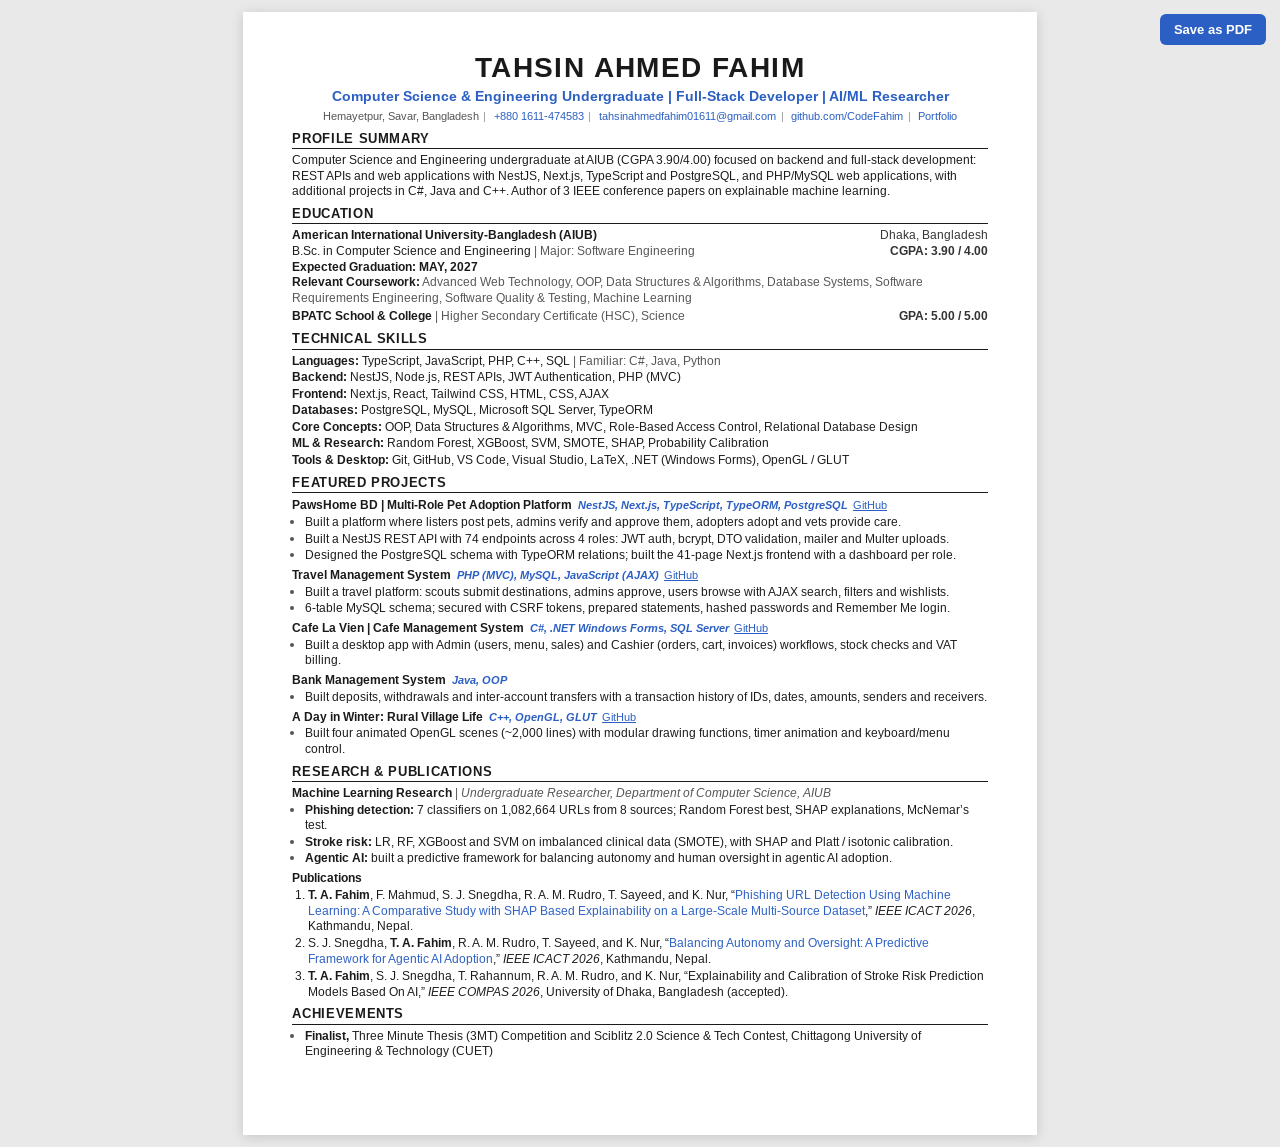
<file: assets/cv/Tahsin_Ahmed_Fahim_CV.html>
<!DOCTYPE html>
<html lang="en">

<head>
  <meta charset="UTF-8">
  <meta name="viewport" content="width=device-width, initial-scale=1">
  <title>Tahsin Ahmed Fahim - CV</title>
  <link rel="preconnect" href="https://fonts.googleapis.com">
  <link rel="preconnect" href="https://fonts.gstatic.com" crossorigin>
  <link href="https://fonts.googleapis.com/css2?family=Arimo:ital,wght@0,400;0,700;1,400;1,700&display=swap"
    rel="stylesheet">
  <style>
    /* ---------- Page ---------- */
    * {
      box-sizing: border-box;
    }

    @page {
      size: A4;
      margin: 0;
    }

    html {
      background: #e9e9e9;
    }

    body {
      margin: 0;
      color: #1a1a1a;
      font-family: Arimo, Arial, Helvetica, sans-serif;
      font-size: 9pt;
      line-height: 1.3;
    }

    .page {
      width: 210mm;
      min-height: 297mm;
      margin: 12px auto;
      padding: 10mm 13mm 8mm;
      background: #fff;
      box-shadow: 0 2px 12px rgba(0, 0, 0, .15);
    }

    a {
      color: inherit;
      text-decoration: none;
    }

    h1,
    h2,
    h3,
    p,
    ul,
    ol {
      margin: 0;
    }

    /* ---------- Header ---------- */
    header {
      text-align: center;
    }

    h1 {
      font-size: 21pt;
      font-weight: 700;
      letter-spacing: .05em;
      text-transform: uppercase;
    }

    .role {
      margin-top: 2px;
      color: #2b5fc4;
      font-size: 10.2pt;
      font-weight: 700;
    }

    .contact {
      margin-top: 3px;
      color: #555;
      font-size: 8.6pt;
    }

    .contact .sep {
      margin: 0 .4em;
      color: #999;
    }

    .contact a {
      color: #2b5fc4;
    }

    /* ---------- Sections ---------- */
    section {
      margin-top: 6px;
    }

    h2 {
      margin-bottom: 3px;
      padding-bottom: 1.5px;
      border-bottom: 1.2px solid #1a1a1a;
      font-size: 9.8pt;
      font-weight: 700;
      letter-spacing: .05em;
      text-transform: uppercase;
    }

    .row {
      display: flex;
      justify-content: space-between;
      gap: 12px;
    }

    .row .right {
      white-space: nowrap;
      color: #333;
    }

    .muted {
      color: #555;
    }

    .entry+.entry {
      margin-top: 3px;
    }

    ul.points {
      padding-left: 1.05em;
    }

    ul.points li {
      margin-top: 1px;
    }

    ul.points li::marker {
      color: #555;
    }

    /* Skills: label + list, one category per line */
    .skills p {
      margin-top: 1px;
    }

    /* Projects: title + blue stack on one line */
    .project {
      margin-top: 4px;
    }

    .project-head {
      display: flex;
      flex-wrap: wrap;
      align-items: baseline;
      gap: 0 .45em;
    }

    .project-head b {
      font-weight: 700;
    }

    .stack {
      color: #2b5fc4;
      font-style: italic;
      font-weight: 700;
      font-size: 8.6pt;
    }

    .repo {
      color: #2b5fc4;
      font-size: 8.4pt;
      text-decoration: underline;
    }

    /* Publications: numbered, IEEE style */
    ol.pubs {
      padding-left: 1.3em;
    }

    ol.pubs li {
      margin-top: 1.5px;
    }

    .pubs a {
      color: #2b5fc4;
    }

    .sub-label {
      margin-top: 4px;
      font-weight: 700;
    }

    /* ---------- Screen-only button ---------- */
    .print-btn {
      position: fixed;
      top: 14px;
      right: 14px;
      padding: 8px 14px;
      border: 0;
      border-radius: 6px;
      background: #2b5fc4;
      color: #fff;
      font: 700 13px Arial, sans-serif;
      cursor: pointer;
    }

    @media print {
      html {
        background: #fff;
      }

      .page {
        margin: 0;
        box-shadow: none;
      }

      .print-btn {
        display: none;
      }
    }
  </style>
</head>

<body>
  <!-- Save as PDF: click the button (or Ctrl + P) → Save as PDF → Paper A4 → Margins None → Background graphics ON -->
  <button class="print-btn" onclick="window.print()">Save as PDF</button>

  <main class="page">

    <header>
      <h1>Tahsin Ahmed Fahim</h1>
      <p class="role">Computer Science &amp; Engineering Undergraduate | Full-Stack Developer | AI/ML Researcher</p>
      <p class="contact">
        <span>Hemayetpur, Savar, Bangladesh</span><span class="sep">|</span>
        <a href="tel:+8801611474583">+880 1611-474583</a><span class="sep">|</span>
        <a href="mailto:tahsinahmedfahim01611@gmail.com">tahsinahmedfahim01611@gmail.com</a><span class="sep">|</span>
        <a href="https://github.com/CodeFahim">github.com/CodeFahim</a><span class="sep">|</span>
        <a href="https://codefahim.github.io/E-Portfolio/">Portfolio</a>
        <!-- TODO: <span class="sep">|</span><a href="https://www.linkedin.com/in/your-handle">LinkedIn</a> -->
      </p>
    </header>

    <!-- PROFILE SUMMARY (structure: Ishrar) -->
    <section>
      <h2>Profile Summary</h2>
      <p>Computer Science and Engineering undergraduate at AIUB (CGPA 3.90/4.00) focused on backend and full-stack
        development: REST APIs and web applications with NestJS, Next.js, TypeScript and PostgreSQL, and PHP/MySQL web
        applications, with additional projects in C#, Java and C++. Author of 3 IEEE conference papers on explainable
        machine learning.</p>
    </section>

    <!-- EDUCATION (layout: Ishrar, detail line: Junayed) -->
    <section>
      <h2>Education</h2>
      <div class="entry">
        <div class="row"><b>American International University-Bangladesh (AIUB)</b><span class="right">Dhaka,
            Bangladesh</span></div>
        <div class="row"><span>B.Sc. in Computer Science and Engineering <span class="muted">| Major: Software
              Engineering</span></span><b class="right">CGPA: 3.90 / 4.00</b></div>
        <p class="muted">
          <b style="color:#1a1a1a">Expected Graduation: MAY, 2027 </b>
        </p>
        <p class="muted"><b style="color:#1a1a1a">Relevant Coursework:</b> Advanced Web Technology, OOP, Data Structures
          &amp; Algorithms,
          Database Systems, Software Requirements Engineering, Software Quality &amp; Testing, Machine Learning</p>
      </div>
      <div class="entry">
        <div class="row"><span><b>BPATC School &amp; College</b> <span class="muted">| Higher Secondary Certificate
              (HSC), Science</span></span><b class="right">GPA: 5.00 / 5.00</b></div>
      </div>
    </section>

    <!-- TECHNICAL SKILLS (focused categories: Junayed) -->
    <section class="skills">
      <h2>Technical Skills</h2>
      <p><b>Languages:</b> TypeScript, JavaScript, PHP, C++, SQL <span class="muted">| Familiar: C#, Java, Python</span>
      </p>
      <p><b>Backend:</b> NestJS, Node.js, REST APIs, JWT Authentication, PHP (MVC)</p>
      <p><b>Frontend:</b> Next.js, React, Tailwind CSS, HTML, CSS, AJAX</p>
      <p><b>Databases:</b> PostgreSQL, MySQL, Microsoft SQL Server, TypeORM</p>
      <p><b>Core Concepts:</b> OOP, Data Structures &amp; Algorithms, MVC, Role-Based Access Control, Relational
        Database Design</p>
      <p><b>ML &amp; Research:</b> Random Forest, XGBoost, SVM, SMOTE, SHAP, Probability Calibration</p>
      <p><b>Tools &amp; Desktop:</b> Git, GitHub, VS Code, Visual Studio, LaTeX, .NET (Windows Forms), OpenGL / GLUT</p>
    </section>

    <!-- FEATURED PROJECTS (presentation: Ishrar, implementation detail: Junayed) -->
    <section>
      <h2>Featured Projects</h2>

      <div class="project">
        <div class="project-head"><b>PawsHome BD | Multi-Role Pet Adoption Platform</b>
          <span class="stack">NestJS, Next.js, TypeScript, TypeORM, PostgreSQL</span>
          <a class="repo" href="https://github.com/CodeFahim/Paws_Home_BD">GitHub</a>
        </div>
        <ul class="points">
          <li>Built a platform where listers post pets, admins verify and approve them, adopters adopt and vets provide
            care.</li>
          <li>Built a NestJS REST API with 74 endpoints across 4 roles: JWT auth, bcrypt, DTO validation, mailer and
            Multer uploads.</li>
          <li>Designed the PostgreSQL schema with TypeORM relations; built the 41-page Next.js frontend with a dashboard
            per role.</li>
        </ul>
      </div>

      <div class="project">
        <div class="project-head"><b>Travel Management System</b>
          <span class="stack">PHP (MVC), MySQL, JavaScript (AJAX)</span>
          <a class="repo" href="https://github.com/CodeFahim/Travel_Management">GitHub</a>
        </div>
        <ul class="points">
          <li>Built a travel platform: scouts submit destinations, admins approve, users browse with AJAX search,
            filters and wishlists.</li>
          <li>6-table MySQL schema; secured with CSRF tokens, prepared statements, hashed passwords and Remember Me
            login.</li>
        </ul>
      </div>

      <div class="project">
        <div class="project-head"><b>Cafe La Vien | Cafe Management System</b>
          <span class="stack">C#, .NET Windows Forms, SQL Server</span>
          <a class="repo" href="https://github.com/CodeFahim/Cafe_La_vien">GitHub</a>
        </div>
        <ul class="points">
          <li>Built a desktop app with Admin (users, menu, sales) and Cashier (orders, cart, invoices) workflows, stock
            checks and VAT billing.</li>
        </ul>
      </div>

      <div class="project">
        <div class="project-head"><b>Bank Management System</b>
          <span class="stack">Java, OOP</span>
        </div>
        <ul class="points">
          <li>Built deposits, withdrawals and inter-account transfers with a transaction history of IDs, dates, amounts,
            senders and receivers.</li>
        </ul>
      </div>

      <div class="project">
        <div class="project-head"><b>A Day in Winter: Rural Village Life</b>
          <span class="stack">C++, OpenGL, GLUT</span>
          <a class="repo" href="https://github.com/CodeFahim/Graphics-Project">GitHub</a>
        </div>
        <ul class="points">
          <li>Built four animated OpenGL scenes (~2,000 lines) with modular drawing functions, timer animation and
            keyboard/menu control.</li>
        </ul>
      </div>
    </section>

    <!-- RESEARCH & PUBLICATIONS (format: Faysal) -->
    <section>
      <h2>Research &amp; Publications</h2>
      <div class="row"><span><b>Machine Learning Research</b> <span class="muted">| <i>Undergraduate Researcher,
              Department of Computer Science, AIUB</i></span></span></div>
      <ul class="points">
        <li><b>Phishing detection:</b> 7 classifiers on 1,082,664 URLs from 8 sources; Random Forest best, SHAP
          explanations, McNemar’s test.</li>
        <li><b>Stroke risk:</b> LR, RF, XGBoost and SVM on imbalanced clinical data (SMOTE), with SHAP and Platt /
          isotonic calibration.</li>
        <li><b>Agentic AI:</b> built a predictive framework for balancing autonomy and human oversight in agentic AI
          adoption.</li>
      </ul>
      <p class="sub-label">Publications</p>
      <ol class="pubs">
        <li><b>T. A. Fahim</b>, F. Mahmud, S. J. Snegdha, R. A. M. Rudro, T. Sayeed, and K. Nur,
          “<a href="https://ieeexplore.ieee.org/document/11748531">Phishing URL Detection Using Machine Learning: A
            Comparative Study with SHAP Based Explainability on a Large-Scale Multi-Source Dataset</a>,”
          <i>IEEE ICACT 2026</i>, Kathmandu, Nepal.
        </li>
        <li>S. J. Snegdha, <b>T. A. Fahim</b>, R. A. M. Rudro, T. Sayeed, and K. Nur,
          “<a href="https://ieeexplore.ieee.org/document/11748705">Balancing Autonomy and Oversight: A Predictive
            Framework for Agentic AI Adoption</a>,”
          <i>IEEE ICACT 2026</i>, Kathmandu, Nepal.
        </li>
        <li><b>T. A. Fahim</b>, S. J. Snegdha, T. Rahannum, R. A. M. Rudro, and K. Nur,
          “Explainability and Calibration of Stroke Risk Prediction Models Based On AI,”
          <i>IEEE COMPAS 2026</i>, University of Dhaka, Bangladesh (accepted).
        </li>
      </ol>
    </section>

    <!-- ACHIEVEMENTS (format: Faysal) -->
    <section>
      <h2>Achievements</h2>
      <ul class="points">
        <li><b>Finalist,</b> Three Minute Thesis (3MT) Competition and Sciblitz 2.0 Science &amp; Tech Contest,
          Chittagong University of Engineering &amp; Technology (CUET)</li>
      </ul>
    </section>

  </main>
</body>

</html>
</file>
<file: CSS/style.css>
/* =========================================================
   style.css
   Order: 1 Colors  2 Base  3 Header  4 Buttons + tags
          5 Hero  6 Terminal box (404)  7 Sections  8 About  9 Skills
          10 Projects  11 Research  12 Education  13 Contact
          14 Footer  15 Inner pages  16 Animations  17 Tablet + phone
   Rule: change colors only in section 1.
   ========================================================= */


/* 1. COLORS AND SIZES ------------------------------------ */

:root {
  /* Theme: Midnight Sunset (navy + sunset orange + dusk blue) */
  --bg: #0d1a33;
  --bg-2: #0f1e3b;
  --card: #142544;
  --text: #eef3fb;
  --muted: #a3b5d1;
  --line: #24375c;
  --line-hover: #33497a;
  --accent: #ff6a2b;          /* sunset orange: buttons, links, active states */
  --accent-hover: #ff8a55;
  --accent-soft: rgba(255, 106, 43, 0.12);
  --highlight: #8fb4e3;       /* dusk blue: calm text highlights */
  --highlight-soft: rgba(143, 180, 227, 0.12);
  --green: #4ade80;
  --amber: #fbbf24;
  --red: #f87171;
  --header-bg: rgba(13, 26, 51, 0.96);

  --term-bg: #0a1529;
  --term-text: #e1e8f4;
  --term-dim: #7e90b0;

  --font: "Geist", "Inter", "Segoe UI", sans-serif;
  --mono: "Geist Mono", Consolas, monospace;

  --page-width: 75rem;   /* 1200px */
  --side-space: 1.5rem;
  --radius: 14px;
  --radius-small: 8px;
  --shadow: 0 20px 40px -24px rgba(0, 0, 0, 0.7);

  color-scheme: dark;
}


/* 2. BASE ------------------------------------------------- */

* {
  box-sizing: border-box;
}

html {
  scroll-behavior: smooth;
  scroll-padding-top: 5rem;   /* so the sticky header doesn't cover section titles */
}

body {
  margin: 0;
  background: var(--bg);
  color: var(--text);
  font-family: var(--font);
  font-size: 16px;
  line-height: 1.65;
  min-height: 100vh;
  display: flex;
  flex-direction: column;
  -webkit-font-smoothing: antialiased;
}

main {
  flex: 1;
}

img {
  display: block;
  max-width: 100%;
}

a {
  color: var(--accent);
  text-decoration: none;
}

a:hover {
  color: var(--accent-hover);
}

h1, h2, h3, h4, p {
  margin: 0;
}

h1, h2, h3, h4 {
  line-height: 1.15;
  letter-spacing: -0.02em;
  font-weight: 650;
}

/* Keyboard users see where they are */
:focus-visible {
  outline: 2px solid var(--accent);
  outline-offset: 3px;
  border-radius: 4px;
}

.wrap {
  max-width: var(--page-width);
  margin: 0 auto;
  padding: 0 var(--side-space);
}

/* Hidden on screen, still read by screen readers */
/* Elements hidden by JavaScript stay hidden even if a class sets display */
[hidden] {
  display: none !important;
}

.visually-hidden {
  position: absolute;
  width: 1px;
  height: 1px;
  overflow: hidden;
  clip: rect(0 0 0 0);
}

.skip-link {
  position: absolute;
  top: -4rem;
  left: 1rem;
  z-index: 100;
  padding: 0.6rem 1rem;
  border-radius: var(--radius-small);
  background: var(--accent);
  color: var(--bg);
}

.skip-link:focus {
  top: 1rem;
}


/* 3. HEADER ----------------------------------------------- */

.site-header {
  position: sticky;
  top: 0;
  z-index: 50;
  border-bottom: 1px solid transparent;
  transition: background 0.2s, border-color 0.2s;
}

/* Added by JS after the page scrolls a little */
.site-header.scrolled {
  background: var(--header-bg);
  border-bottom-color: var(--line);
  backdrop-filter: blur(12px);
  -webkit-backdrop-filter: blur(12px);
}

.nav {
  display: flex;
  align-items: center;
  justify-content: space-between;
  gap: 1.5rem;
  height: 4.25rem;
}

.wordmark {
  color: var(--text);
  font-size: 1.15rem;
  font-weight: 700;
  letter-spacing: 0.04em;
}

.wordmark span {
  color: var(--accent);
}

.wordmark:hover {
  color: var(--text);
}

.nav-right {
  display: flex;
  align-items: center;
  gap: 1rem;
}

.nav-links {
  display: flex;
  gap: 0.25rem;
  margin: 0;
  padding: 0;
  list-style: none;
}

.nav-links a {
  display: block;
  padding: 0.4rem 0.7rem;
  border-radius: var(--radius-small);
  color: var(--muted);
  font-size: 0.93rem;
  font-weight: 500;
}

.nav-links a:hover {
  color: var(--text);
}

/* Current page or section */
.nav-links a.active {
  color: var(--text);
  background: var(--card);
}

/* "Let's Connect" button in the nav */
.btn-connect {
  border-color: var(--accent);
  color: var(--accent-hover);
}

.btn-connect:hover {
  background: var(--accent-soft);
  color: var(--accent-hover);
}

.menu-btn {
  display: none;
  place-items: center;
  width: 2.5rem;
  height: 2.5rem;
  border: 1px solid var(--line);
  border-radius: var(--radius-small);
  background: var(--card);
  color: var(--text);
  cursor: pointer;
}

.menu-btn svg {
  width: 1.2rem;
  height: 1.2rem;
}


/* 4. BUTTONS AND TAGS ------------------------------------- */

.btn {
  display: inline-flex;
  align-items: center;
  gap: 0.5rem;
  padding: 0.75rem 1.2rem;
  border: 1px solid var(--line);
  border-radius: var(--radius-small);
  background: var(--card);
  color: var(--text);
  font-family: inherit;
  font-size: 0.95rem;
  font-weight: 550;
  cursor: pointer;
  transition: border-color 0.15s, background 0.15s, transform 0.15s;
}

.btn:hover {
  border-color: var(--muted);
  color: var(--text);
}

.btn:active {
  transform: translateY(1px);
}

.btn-primary {
  border-color: var(--accent);
  background: var(--accent);
  color: var(--bg);
}

.btn-primary:hover {
  border-color: var(--accent-hover);
  background: var(--accent-hover);
  color: var(--bg);
}

.btn-small {
  padding: 0.45rem 0.85rem;
  font-size: 0.88rem;
}

.btn svg {
  width: 1rem;
  height: 1rem;
}

.btn-row {
  display: flex;
  flex-wrap: wrap;
  gap: 0.75rem;
}

/* Small rounded labels: technologies, research areas */
.tags {
  display: flex;
  flex-wrap: wrap;
  gap: 0.4rem;
  margin: 0;
  padding: 0;
  list-style: none;
}

.tags li {
  padding: 0.2rem 0.6rem;
  border: 1px solid var(--line);
  border-radius: 999px;
  background: var(--bg-2);
  color: var(--muted);
  font-size: 0.8rem;
}

/* Status pill: Published / Accepted / In progress / Completed */
.status {
  display: inline-flex;
  align-items: center;
  gap: 0.4rem;
  padding: 0.15rem 0.6rem;
  border: 1px solid currentColor;
  border-radius: 999px;
  font-family: var(--mono);
  font-size: 0.75rem;
  white-space: nowrap;
}

.status::before {
  content: "";
  width: 0.4rem;
  height: 0.4rem;
  border-radius: 50%;
  background: currentColor;
}

.status-published,
.status-accepted    { color: var(--green); }
.status-in-progress { color: var(--amber); }
.status-completed   { color: var(--accent); }


/* 5. HERO ------------------------------------------------- */

.hero {
  padding-top: 5rem;
  padding-bottom: 3rem;
}

.hero-grid {
  display: grid;
  grid-template-columns: 1.15fr 1fr;
  gap: 4rem;
  align-items: center;
}

/* "Open to internships" pill with a green dot */
.status-badge {
  display: inline-flex;
  align-items: center;
  gap: 0.55rem;
  margin-bottom: 1.75rem;
  padding: 0.35rem 0.85rem;
  border: 1px solid var(--line);
  border-radius: 999px;
  background: var(--bg-2);
  color: var(--muted);
  font-size: 0.85rem;
}

.status-badge::before {
  content: "";
  width: 0.5rem;
  height: 0.5rem;
  border-radius: 50%;
  background: var(--green);
  box-shadow: 0 0 0 3px rgba(74, 222, 128, 0.18);
}

.hero-hello {
  margin-bottom: 0.75rem;
  color: var(--highlight);
  font-family: var(--mono);
  font-size: 0.95rem;
}

.hero h1 {
  font-size: 3.75rem;
  font-weight: 700;
  letter-spacing: -0.035em;
}

.hero-title {
  margin-top: 0.9rem;
  color: var(--highlight);
  font-size: 1.2rem;
  font-weight: 550;
}

.hero-text {
  max-width: 54ch;
  margin-top: 1.5rem;
  color: var(--muted);
  font-size: 1.05rem;
}

.hero .tags {
  margin-top: 1.5rem;
}

.hero .tags li {
  border-color: rgba(143, 180, 227, 0.35);
  background: var(--highlight-soft);
  color: var(--highlight);
  font-size: 0.85rem;
}

.hero .btn-row {
  margin-top: 2rem;
}

/* GitHub / LinkedIn / Email icon links */
.socials {
  display: flex;
  gap: 0.5rem;
  margin-top: 1.5rem;
}

.social-link {
  display: grid;
  place-items: center;
  width: 2.5rem;
  height: 2.5rem;
  border: 1px solid var(--line);
  border-radius: var(--radius-small);
  color: var(--muted);
}

.social-link:hover {
  border-color: var(--muted);
  color: var(--text);
}

.social-link svg {
  width: 1.1rem;
  height: 1.1rem;
}

/* Portrait: shown when SITE.photo is set */
.portrait {
  position: relative;
  max-width: 24rem;
  margin-left: auto;
}

/* Offset outline behind the photo */
.portrait::before {
  content: "";
  position: absolute;
  inset: 1rem 1rem -1rem -1rem;
  border: 1px solid var(--line);
  border-radius: var(--radius);
}

.portrait img {
  position: relative;
  width: 100%;
  aspect-ratio: 4 / 5;
  object-fit: cover;
  border: 1px solid var(--line);
  border-radius: var(--radius);
}

/* Shown until a photo is added: initials in the same frame */
.portrait-empty {
  position: relative;
  display: grid;
  place-items: center;
  aspect-ratio: 4 / 5;
  border: 1px solid var(--line);
  border-radius: var(--radius);
  background: var(--card);
  color: var(--line-hover);
  font-size: 5.5rem;
  font-weight: 700;
  letter-spacing: 0.05em;
}

/* 6. TERMINAL BOX (404 page) ----------------------------- */

.terminal {
  overflow: hidden;
  border: 1px solid var(--line);
  border-radius: var(--radius);
  background: var(--term-bg);
  color: var(--term-text);
  font-family: var(--mono);
  font-size: 0.85rem;
  line-height: 1.75;
}

.term-top {
  display: flex;
  align-items: center;
  gap: 0.75rem;
  padding: 0.7rem 1rem;
  border-bottom: 1px solid var(--line);
  color: var(--term-dim);
  font-size: 0.78rem;
}

.term-dots {
  display: flex;
  gap: 0.4rem;
}

.term-dots i {
  display: block;
  width: 0.65rem;
  height: 0.65rem;
  border-radius: 50%;
  background: var(--line);
}

.term-screen {
  padding: 1rem 1.15rem;
}

/* Text colors inside the terminal */
.green  { color: var(--green); }
.red    { color: var(--red); }
.dim    { color: var(--term-dim); }

.indent-1 { padding-left: 1.2em; }
.indent-2 { padding-left: 2.4em; }


/* 7. SECTIONS --------------------------------------------- */

.section {
  padding: 6rem 0;
}

/* Every other section gets a slightly lighter background */
.section-alt {
  border-top: 1px solid var(--line);
  border-bottom: 1px solid var(--line);
  background: var(--bg-2);
}

.section-label {
  margin-bottom: 0.6rem;
  color: var(--highlight);
  font-family: var(--mono);
  font-size: 0.85rem;
}

.section-title {
  font-size: 2.4rem;
}

.section-head {
  display: flex;
  flex-wrap: wrap;
  align-items: flex-end;
  justify-content: space-between;
  gap: 1rem 2rem;
  margin-bottom: 3rem;
}

.section-head > p {
  max-width: 44ch;
  color: var(--muted);
}


/* 8. ABOUT ------------------------------------------------ */

.about-grid {
  display: grid;
  grid-template-columns: 1.4fr 1fr;
  gap: 4rem;
  align-items: start;
}

.about-text p {
  max-width: 64ch;
  margin-bottom: 1.1rem;
  color: var(--muted);
  font-size: 1.05rem;
}

.about-text strong {
  color: var(--text);
  font-weight: 600;
}

/* Card of short facts next to the About text */
.info-card {
  padding: 1.5rem;
  border: 1px solid var(--line);
  border-radius: var(--radius);
  background: var(--card);
}

.info-card h3 {
  margin-bottom: 0.5rem;
  font-size: 1rem;
}

.info-card dl {
  margin: 0;
}

.info-card div {
  padding: 0.75rem 0;
  border-top: 1px solid var(--line);
}

.info-card dt {
  color: var(--muted);
  font-size: 0.8rem;
}

.info-card dd {
  margin: 0.15rem 0 0;
}


/* 9. SKILLS ----------------------------------------------- */

/* Primary stack: 3 cards (Frontend, Backend, Database) */
.skill-groups {
  display: grid;
  grid-template-columns: repeat(3, 1fr);
  gap: 1rem;
}

.skill-group {
  padding: 1.5rem;
  border: 1px solid var(--line);
  border-radius: var(--radius);
  background: var(--card);
}

.skill-group h3 {
  margin-bottom: 1.25rem;
  color: var(--muted);
  font-size: 0.9rem;
  font-weight: 500;
}

.skill-list {
  display: grid;
  gap: 0.6rem;
  margin: 0;
  padding: 0;
  list-style: none;
}

.skill-item {
  display: flex;
  align-items: center;
  gap: 0.85rem;
  padding: 0.6rem 0.75rem;
  border: 1px solid var(--line);
  border-radius: var(--radius-small);
  background: var(--bg-2);
  font-weight: 550;
}

/* Logos are black SVGs: invert makes them white */
.skill-icon {
  width: 1.25rem;
  height: 1.25rem;
  filter: invert(1);
  opacity: 0.9;
}

/* Empty box so items without a logo still line up */
.skill-icon-empty {
  width: 1.25rem;
  height: 1.25rem;
  border: 1.5px solid var(--muted);
  border-radius: 4px;
}

/* Languages / other technologies / concepts */
.skill-extra {
  display: grid;
  grid-template-columns: repeat(3, 1fr);
  gap: 2rem;
  margin-top: 2.5rem;
}

.skill-extra h3 {
  margin-bottom: 0.9rem;
  font-size: 0.95rem;
  font-weight: 600;
}

.skill-extra .tags li {
  font-size: 0.85rem;
}


/* 10. PROJECTS -------------------------------------------- */

.project-grid {
  display: grid;
  grid-template-columns: repeat(2, 1fr);
  gap: 1.25rem;
}

.project-card {
  display: flex;
  flex-direction: column;
  overflow: hidden;
  border: 1px solid var(--line);
  border-radius: var(--radius);
  background: var(--card);
  transition: border-color 0.2s, transform 0.2s;
}

.project-card:hover {
  border-color: var(--line-hover);
  transform: translateY(-2px);
}

/* First project: full width, image on the left */
.project-card.wide {
  grid-column: 1 / -1;
  display: grid;
  grid-template-columns: 1.15fr 1fr;
}

.project-img {
  display: block;
  overflow: hidden;
  border-bottom: 1px solid var(--line);
  background: var(--bg-2);
}

.project-card.wide .project-img {
  border-bottom: 0;
  border-right: 1px solid var(--line);
}

.project-img img {
  width: 100%;
  height: 100%;
  aspect-ratio: 16 / 10;
  object-fit: cover;
  object-position: left top;
  transition: transform 0.4s;
}

.project-card:hover .project-img img {
  transform: scale(1.02);
}

.project-body {
  display: flex;
  flex-direction: column;
  gap: 0.85rem;
  padding: 1.5rem;
  flex: 1;
}

.project-card.wide .project-body {
  justify-content: center;
  padding: 2.25rem;
}

.project-top {
  display: flex;
  align-items: center;
  justify-content: space-between;
  gap: 1rem;
}

.project-category {
  color: var(--highlight);
  font-size: 0.82rem;
  font-weight: 500;
}

.project-card h3 {
  font-size: 1.35rem;
}

.project-card.wide h3 {
  font-size: 1.75rem;
}

.project-card h3 a {
  color: var(--text);
}

.project-card h3 a:hover {
  color: var(--accent);
}

.project-desc {
  color: var(--muted);
  font-size: 0.95rem;
}

/* View details / GitHub / Live demo */
.card-links {
  display: flex;
  flex-wrap: wrap;
  gap: 1.25rem;
  margin-top: auto;
  padding-top: 0.5rem;
  font-size: 0.9rem;
  font-weight: 550;
}

.card-links a {
  display: inline-flex;
  align-items: center;
  gap: 0.35rem;
}

.card-links svg {
  width: 0.95rem;
  height: 0.95rem;
}

/* Projects 4 and 5: smaller cards, small image on the left */
.project-card.compact {
  flex-direction: row;
}

.project-card.compact .project-img {
  flex: 0 0 38%;
  border-bottom: 0;
  border-right: 1px solid var(--line);
}

.project-card.compact .project-body {
  padding: 1.25rem;
}

.project-card.compact h3 {
  font-size: 1.15rem;
}

.view-all {
  margin-top: 2.5rem;
  text-align: center;
}

/* Filter buttons on projects.html */
.filters {
  display: flex;
  flex-wrap: wrap;
  gap: 0.5rem;
  margin-bottom: 2rem;
}

.filter-btn {
  padding: 0.45rem 0.95rem;
  border: 1px solid var(--line);
  border-radius: 999px;
  background: var(--card);
  color: var(--muted);
  font-family: inherit;
  font-size: 0.9rem;
  cursor: pointer;
}

.filter-btn:hover {
  color: var(--text);
}

.filter-btn.selected {
  border-color: var(--accent);
  background: var(--accent-soft);
  color: var(--accent-hover);
}

.filter-count {
  margin-left: 0.35rem;
  opacity: 0.7;
}


/* 11. RESEARCH -------------------------------------------- */

/* Research focus: small cards with a title and one line */
.focus-grid {
  display: grid;
  grid-template-columns: repeat(3, 1fr);
  gap: 1rem;
  margin: 0;
  padding: 0;
  list-style: none;
}

.focus-card {
  padding: 1.25rem 1.4rem;
  border: 1px solid var(--line);
  border-left: 3px solid var(--accent);
  border-radius: var(--radius-small);
  background: var(--card);
}

.focus-card h4 {
  margin-bottom: 0.4rem;
  font-size: 1rem;
}

.focus-card p {
  color: var(--muted);
  font-size: 0.9rem;
}

.paper-grid {
  display: grid;
  grid-template-columns: repeat(3, 1fr);
  gap: 1.25rem;
}

.paper-card {
  display: flex;
  flex-direction: column;
  gap: 1rem;
  padding: 1.5rem;
  border: 1px solid var(--line);
  border-radius: var(--radius);
  background: var(--card);
  transition: border-color 0.2s;
}

.paper-card:hover {
  border-color: var(--line-hover);
}

.paper-top {
  display: flex;
  align-items: flex-start;
  justify-content: space-between;
  gap: 0.75rem;
}

.paper-venue {
  color: var(--muted);
  font-size: 0.85rem;
}

.paper-venue strong {
  display: block;
  color: var(--text);
  font-weight: 600;
}

.paper-card h3 {
  font-size: 1.05rem;
  line-height: 1.4;
}

.paper-card h3 a {
  color: var(--text);
}

.paper-card h3 a:hover {
  color: var(--accent);
}

.paper-authors {
  color: var(--muted);
  font-size: 0.85rem;
}


/* 12. EDUCATION AND ACHIEVEMENTS -------------------------- */

.edu-grid {
  display: grid;
  grid-template-columns: 1.5fr 1fr;
  gap: 3rem;
  align-items: start;
}

.sub-title {
  margin-bottom: 1.25rem;
  font-size: 1.2rem;
}

.edu-card {
  padding: 1.75rem;
  border: 1px solid var(--line);
  border-radius: var(--radius);
  background: var(--card);
}

/* University name + small "AIUB CSE" pill */
.edu-head {
  display: flex;
  flex-wrap: wrap;
  align-items: center;
  gap: 0.75rem;
}

.edu-head h3 {
  font-size: 1.25rem;
}

.edu-pill {
  padding: 0.15rem 0.65rem;
  border: 1px solid var(--line);
  border-radius: 999px;
  color: var(--highlight);
  font-size: 0.78rem;
}

.edu-degree {
  margin-top: 0.6rem;
  color: var(--highlight);
  font-weight: 550;
}

.edu-meta {
  display: flex;
  flex-wrap: wrap;
  align-items: center;
  gap: 0.6rem 1rem;
  margin-top: 1rem;
  font-size: 0.85rem;
}

.edu-program {
  padding: 0.2rem 0.7rem;
  border-radius: 999px;
  background: var(--bg-2);
  color: var(--muted);
}

.edu-status {
  color: var(--green);
  font-weight: 550;
}

.edu-text {
  margin-top: 1.1rem;
  color: var(--muted);
}

.edu-label {
  margin: 1.5rem 0 0.75rem;
  padding-top: 1.25rem;
  border-top: 1px solid var(--line);
  color: var(--muted);
  font-size: 0.82rem;
  font-weight: 600;
}

.achievement-list {
  display: grid;
  gap: 0.75rem;
  margin: 0;
  padding: 0;
  list-style: none;
}

.achievement-list li {
  padding: 1rem 1.25rem;
  border: 1px solid var(--line);
  border-radius: var(--radius-small);
  background: var(--card);
}

.achievement-list strong {
  display: block;
  font-weight: 600;
}

.achievement-list span {
  color: var(--muted);
  font-size: 0.9rem;
}


/* 13. CONTACT --------------------------------------------- */

.contact-grid {
  display: grid;
  grid-template-columns: 1fr 1.3fr;
  gap: 4rem;
  align-items: start;
}

.contact-intro {
  max-width: 42ch;
  margin-top: 1rem;
  color: var(--muted);
  font-size: 1.05rem;
}

.contact-list {
  display: grid;
  gap: 0.75rem;
  margin: 2rem 0 0;
  padding: 0;
  list-style: none;
}

.contact-list a {
  display: flex;
  align-items: center;
  gap: 0.9rem;
  padding: 0.9rem 1rem;
  border: 1px solid var(--line);
  border-radius: var(--radius-small);
  background: var(--card);
  color: var(--text);
  word-break: break-all;
}

/* Same look for items that are not links (location, university) */
.contact-item {
  display: flex;
  align-items: center;
  gap: 0.9rem;
  padding: 0.9rem 1rem;
  border: 1px solid var(--line);
  border-radius: var(--radius-small);
  background: var(--card);
}

/* Download CV under the contact list */
.contact-cv {
  margin-top: 1.25rem;
}

.contact-list a:hover {
  border-color: var(--muted);
}

.contact-list svg {
  flex-shrink: 0;
  width: 1.1rem;
  height: 1.1rem;
  color: var(--accent);
}

.contact-list small {
  display: block;
  color: var(--muted);
  font-size: 0.78rem;
}

.contact-form {
  position: relative;
  display: grid;
  grid-template-columns: 1fr 1fr;
  gap: 1rem;
  padding: 1.75rem;
  border: 1px solid var(--line);
  border-radius: var(--radius);
  background: var(--card);
}

.field {
  display: flex;
  flex-direction: column;
  gap: 0.4rem;
}

.field-full {
  grid-column: 1 / -1;
}

.field label {
  color: var(--muted);
  font-size: 0.85rem;
}

.field input,
.field textarea {
  padding: 0.75rem 0.9rem;
  border: 1px solid var(--line);
  border-radius: var(--radius-small);
  background: var(--bg-2);
  color: var(--text);
  font-family: inherit;
  font-size: 0.95rem;
}

.field textarea {
  min-height: 9rem;
  resize: vertical;
}

.field input:focus,
.field textarea:focus {
  outline: none;
  border-color: var(--accent);
}

/* Red border + message when a field is wrong */
.field.has-error input,
.field.has-error textarea {
  border-color: var(--red);
}

.field-error {
  min-height: 1.2em;
  color: var(--red);
  font-size: 0.8rem;
}

.form-bottom {
  grid-column: 1 / -1;
  display: flex;
  flex-wrap: wrap;
  align-items: center;
  gap: 1rem;
}

.form-note {
  color: var(--muted);
  font-size: 0.82rem;
}

.form-status {
  grid-column: 1 / -1;
  font-size: 0.9rem;
}

.form-status.success { color: var(--green); }
.form-status.error   { color: var(--red); }

/* Hidden trap field: people never fill it, spam bots often do */
.trap {
  position: absolute;
  left: -9999px;
}


/* 14. FOOTER ---------------------------------------------- */

.site-footer {
  padding: 3rem 0 2rem;
  border-top: 1px solid var(--line);
  color: var(--muted);
  font-size: 0.9rem;
}

.footer-top {
  display: flex;
  flex-wrap: wrap;
  justify-content: space-between;
  gap: 2rem;
}

.footer-tagline {
  max-width: 36ch;
  margin-top: 0.5rem;
}

.footer-links {
  display: flex;
  flex-wrap: wrap;
  gap: 0.5rem 1.5rem;
  margin: 0;
  padding: 0;
  list-style: none;
}

.footer-links a {
  color: var(--muted);
}

.footer-links a:hover {
  color: var(--text);
}

.footer-bottom {
  display: flex;
  flex-wrap: wrap;
  justify-content: space-between;
  gap: 1rem;
  margin-top: 2.5rem;
  padding-top: 1.5rem;
  border-top: 1px solid var(--line);
  font-size: 0.85rem;
}


/* 15. INNER PAGES (projects, project, paper, 404) --------- */

.page-head {
  padding-top: 4rem;
  padding-bottom: 2.5rem;
}

.page-head h1 {
  max-width: 28ch;
  font-size: 2.75rem;
}

.page-head > p {
  max-width: 60ch;
  margin-top: 1rem;
  color: var(--muted);
  font-size: 1.1rem;
}

.back-link {
  display: inline-block;
  margin-bottom: 1.75rem;
  color: var(--muted);
  font-size: 0.9rem;
}

.back-link:hover {
  color: var(--text);
}

.page-bottom {
  padding-bottom: 5rem;
}

.detail-label {
  display: flex;
  flex-wrap: wrap;
  align-items: center;
  gap: 0.75rem;
  margin-bottom: 1rem;
}

.detail-image {
  margin-bottom: 3rem;
  overflow: hidden;
  border: 1px solid var(--line);
  border-radius: var(--radius);
  background: var(--bg-2);
}

.detail-image img {
  width: 100%;
}

/* Main text | facts sidebar */
.detail-grid {
  display: grid;
  grid-template-columns: 1fr 19rem;
  gap: 4rem;
  align-items: start;
  padding-bottom: 4rem;
}

.detail-main section {
  margin-bottom: 2.75rem;
}

.detail-main h2 {
  margin-bottom: 0.9rem;
  font-size: 1.35rem;
}

.detail-main p {
  max-width: 68ch;
  color: var(--muted);
  font-size: 1.02rem;
}

.facts-card {
  position: sticky;
  top: 6rem;
  padding: 1.5rem;
  border: 1px solid var(--line);
  border-radius: var(--radius);
  background: var(--card);
}

.facts-card dl {
  margin: 0;
}

.facts-card div {
  padding: 0.75rem 0;
  border-top: 1px solid var(--line);
}

.facts-card div:first-child {
  padding-top: 0;
  border-top: 0;
}

.facts-card dt {
  color: var(--muted);
  font-size: 0.8rem;
}

.facts-card dd {
  margin: 0.2rem 0 0;
}

.facts-card .btn-row {
  margin-top: 1.25rem;
}

.facts-card .btn {
  flex: 1;
  justify-content: center;
}

/* Lists with a ✓ (done) or ○ (to do) in front */
.checklist {
  margin: 0;
  padding: 0;
  list-style: none;
}

.checklist li {
  position: relative;
  margin-bottom: 0.7rem;
  padding-left: 1.9rem;
  color: var(--muted);
}

.checklist li::before {
  content: "✓";
  position: absolute;
  left: 0;
  top: 0.2rem;
  width: 1.2rem;
  height: 1.2rem;
  border-radius: 50%;
  background: var(--accent-soft);
  color: var(--accent);
  font-size: 0.7rem;
  font-weight: 700;
  line-height: 1.2rem;
  text-align: center;
}

.checklist.todo li::before {
  content: "";
  border: 1.5px solid var(--amber);
  background: transparent;
}

.related {
  padding: 3rem 0 5rem;
  border-top: 1px solid var(--line);
}

.related .sub-title {
  margin-bottom: 1.5rem;
}

/* 404 page */
.notfound {
  padding-top: 7rem;
  padding-bottom: 7rem;
}

.notfound h1 {
  font-size: 2.75rem;
}

.notfound .terminal {
  max-width: 38rem;
  margin: 2rem 0;
}

.notfound .term-screen {
  height: auto;
}


/* 16. ANIMATIONS ------------------------------------------ */

/* Hero: each part fades up, one after another */
@keyframes fade-up {
  from { opacity: 0; transform: translateY(14px); }
  to   { opacity: 1; transform: none; }
}

.hero-anim > * {
  animation: fade-up 0.6s ease-out both;
}

.hero-anim > *:nth-child(2) { animation-delay: 0.06s; }
.hero-anim > *:nth-child(3) { animation-delay: 0.12s; }
.hero-anim > *:nth-child(4) { animation-delay: 0.18s; }
.hero-anim > *:nth-child(5) { animation-delay: 0.24s; }
.hero-anim > *:nth-child(6) { animation-delay: 0.30s; }
.hero-anim > *:nth-child(7) { animation-delay: 0.36s; }

.hero-visual {
  min-width: 0;
  animation: fade-up 0.8s 0.2s ease-out both;
}

/* Sections fade in once when scrolled into view.
   The "js" class (set in <head>) means content is never hidden without JavaScript. */
.js .reveal {
  opacity: 0;
  transform: translateY(18px);
  transition: opacity 0.6s ease-out, transform 0.6s ease-out;
}

.js .reveal.visible {
  opacity: 1;
  transform: none;
}


/* 17. TABLET AND PHONE ------------------------------------ */

/* Small laptops: hide menu links behind the menu button */
@media (max-width: 1000px) {
  .menu-btn {
    display: grid;
  }

  .nav-links {
    display: none;
    position: absolute;
    top: 4.25rem;
    left: 0;
    right: 0;
    flex-direction: column;
    padding: 0.75rem 1rem 1rem;
    border-bottom: 1px solid var(--line);
    background: var(--bg);
  }

  .nav-links.open {
    display: flex;
  }

  .nav-links a {
    padding: 0.8rem 0.75rem;
    font-size: 1.05rem;
  }
}

/* Tablet: stack the two-column layouts */
@media (max-width: 900px) {
  .hero-grid,
  .about-grid,
  .edu-grid,
  .contact-grid,
  .detail-grid {
    grid-template-columns: 1fr;
    gap: 3rem;
  }

  .portrait {
    max-width: 18rem;
    margin: 0 0 1rem 1rem;   /* room for the outline behind the photo */
  }

  .hero h1 {
    font-size: 3rem;
  }

  .skill-groups,
  .skill-extra,
  .paper-grid,
  .focus-grid {
    grid-template-columns: 1fr;
  }

  .project-card.wide {
    display: flex;
    flex-direction: column;
  }

  .project-card.wide .project-img {
    border-right: 0;
    border-bottom: 1px solid var(--line);
  }

  .project-card.wide .project-body {
    padding: 1.5rem;
  }

  .facts-card {
    position: static;
  }
}

/* Phone */
@media (max-width: 680px) {
  :root {
    --side-space: 1rem;
  }

  .hero {
    padding-top: 2.5rem;
  }

  .hero h1 {
    font-size: 2.35rem;
  }

  .hero-title {
    font-size: 1.2rem;
  }

  .section {
    padding: 4rem 0;
  }

  .section-title,
  .page-head h1,
  .notfound h1 {
    font-size: 1.85rem;
  }

  /* "Let's Connect" is in the menu and the hero on phones */
  .nav-right .btn-small {
    display: none;
  }

  .project-grid {
    grid-template-columns: 1fr;
  }

  .project-card.compact {
    flex-direction: column;
  }

  .project-card.compact .project-img {
    border-right: 0;
    border-bottom: 1px solid var(--line);
  }

  .project-card.wide h3 {
    font-size: 1.4rem;
  }

  .contact-form {
    grid-template-columns: 1fr;
    padding: 1.25rem;
  }

}

/* People who turn off animations in their system settings */
@media (prefers-reduced-motion: reduce) {
  html {
    scroll-behavior: auto;
  }

  .hero-anim > *,
  .hero-visual {
    animation: none;
  }

  .js .reveal {
    opacity: 1;
    transform: none;
    transition: none;
  }

  .project-card,
  .project-img img {
    transition: none;
  }
}
</file>
